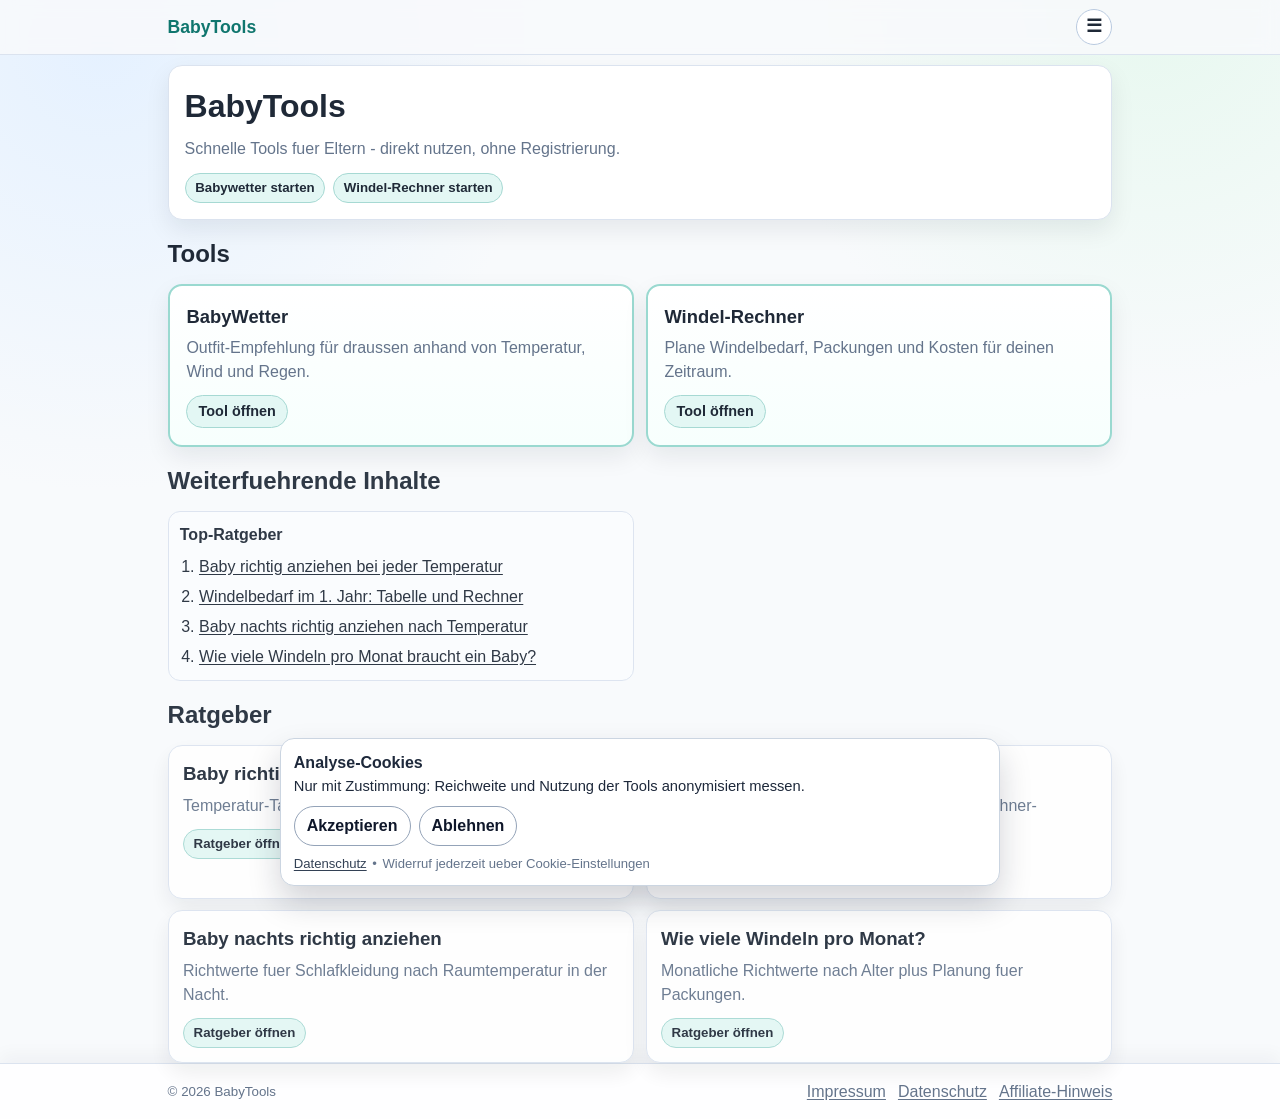
<file: index.html>
<!doctype html>
<html lang="de">
  <head>
    <meta charset="UTF-8" />
    <meta name="viewport" content="width=device-width, initial-scale=1.0" />
    <title>BabyTools: Tools & Ratgeber für Eltern</title>
    <meta
      name="description"
      content="BabyTools bietet praktische Tools und Ratgeber fuer Eltern: Babywetter, Windel-Rechner, Kleidung nach Temperatur und Windelbedarf im 1. Jahr."
    />
    <script src="./assets/js/analytics-consent.js"></script>
    <link rel="stylesheet" href="./assets/css/main.css" />
  </head>
  <body>
    <header class="site-header">
      <div class="container nav-wrap">
        <a class="brand" href="./index.html">BabyTools</a>
        <button class="menu-toggle" type="button" aria-label="Menue oeffnen" aria-expanded="false" aria-controls="site-menu" data-menu-toggle>☰</button>
        <nav id="site-menu" class="site-nav" aria-label="Hauptnavigation" data-site-menu>
          <section class="menu-section" aria-label="Tools">
            <a class="menu-main-link" data-nav="tools" href="./index.html#tools-heading">Tools</a>
            <div class="menu-links">
              <a href="./tools/babywetter/">BabyWetter</a>
              <a href="./tools/windelrechner/">Windel-Rechner</a>
            </div>
          </section>
          <section class="menu-section" aria-label="Ratgeber">
            <a class="menu-main-link" data-nav="ratgeber" href="./index.html#ratgeber-heading">Ratgeber</a>
            <div class="menu-links">
              <a href="./baby-richtig-anziehen-temperatur/">Baby richtig anziehen</a>
              <a href="./windelbedarf-baby/">Windelbedarf im 1. Jahr</a>
              <a href="./baby-anziehen-nachts-temperatur/">Baby nachts richtig anziehen</a>
              <a href="./windeln-pro-monat-baby/">Windeln pro Monat</a>
            </div>
          </section>
        </nav>
      </div>
    </header>

    <main class="container stack-lg">
      <section class="hero card">
        <h1>BabyTools</h1>
        <p>
          Schnelle Tools fuer Eltern - direkt nutzen, ohne Registrierung.
        </p>
        <div class="hero-quicklinks" aria-label="Schnellzugriff Tools">
          <a class="tool-cta" href="./tools/babywetter/">Babywetter starten</a>
          <a class="tool-cta" href="./tools/windelrechner/">Windel-Rechner starten</a>
        </div>
      </section>

      <section class="home-section stack-md" aria-labelledby="tools-heading">
        <div class="home-section-head">
          <h2 id="tools-heading">Tools</h2>
        </div>
        <div class="tool-grid tool-grid-primary">
          <a class="tool-card tool-card-primary" href="./tools/babywetter/">
            <h3>BabyWetter</h3>
            <p>Outfit-Empfehlung für draussen anhand von Temperatur, Wind und Regen.</p>
            <span class="tool-cta">Tool öffnen</span>
          </a>

          <a class="tool-card tool-card-primary" href="./tools/windelrechner/">
            <h3>Windel-Rechner</h3>
            <p>Plane Windelbedarf, Packungen und Kosten für deinen Zeitraum.</p>
            <span class="tool-cta">Tool öffnen</span>
          </a>
        </div>
      </section>

      <section class="home-section stack-md home-secondary" aria-labelledby="hub-heading">
        <div class="home-section-head">
          <h2 id="hub-heading">Weiterfuehrende Inhalte</h2>
        </div>
        <div class="hub-grid">
          <section class="hub-block" aria-labelledby="hub-ratgeber-heading">
            <h3 id="hub-ratgeber-heading">Top-Ratgeber</h3>
            <ol>
              <li><a href="./baby-richtig-anziehen-temperatur/">Baby richtig anziehen bei jeder Temperatur</a></li>
              <li><a href="./windelbedarf-baby/">Windelbedarf im 1. Jahr: Tabelle und Rechner</a></li>
              <li><a href="./baby-anziehen-nachts-temperatur/">Baby nachts richtig anziehen nach Temperatur</a></li>
              <li><a href="./windeln-pro-monat-baby/">Wie viele Windeln pro Monat braucht ein Baby?</a></li>
            </ol>
          </section>
        </div>
      </section>

      <section class="home-section stack-md home-secondary" aria-labelledby="ratgeber-heading">
        <div class="home-section-head">
          <h2 id="ratgeber-heading">Ratgeber</h2>
        </div>
        <div class="tool-grid">
          <a class="tool-card" href="./baby-richtig-anziehen-temperatur/">
            <h3>Baby richtig anziehen</h3>
            <p>Temperatur-Tabelle, Schichtenprinzip und Babywetter-Check.</p>
            <span class="tool-cta">Ratgeber öffnen</span>
          </a>
          <a class="tool-card" href="./windelbedarf-baby/">
            <h3>Windelbedarf im 1. Jahr</h3>
            <p>Richtwerte nach Alter mit Tabelle und Windelrechner-Einbettung.</p>
            <span class="tool-cta">Ratgeber öffnen</span>
          </a>
          <a class="tool-card" href="./baby-anziehen-nachts-temperatur/">
            <h3>Baby nachts richtig anziehen</h3>
            <p>Richtwerte fuer Schlafkleidung nach Raumtemperatur in der Nacht.</p>
            <span class="tool-cta">Ratgeber öffnen</span>
          </a>
          <a class="tool-card" href="./windeln-pro-monat-baby/">
            <h3>Wie viele Windeln pro Monat?</h3>
            <p>Monatliche Richtwerte nach Alter plus Planung fuer Packungen.</p>
            <span class="tool-cta">Ratgeber öffnen</span>
          </a>
        </div>
      </section>
    </main>

    <footer class="site-footer">
      <div class="container footer-line">
        <small>&copy; <span class="js-year"></span> BabyTools</small>
        <div class="footer-links" aria-label="Rechtliches">
          <a href="./impressum/">Impressum</a>
          <a href="./datenschutz/">Datenschutz</a>
          <a href="./datenschutz/#affiliate-werbung">Affiliate-Hinweis</a>
        </div>
      </div>
    </footer>

    <script src="./assets/js/main.js"></script>
  </body>
</html>
</file>
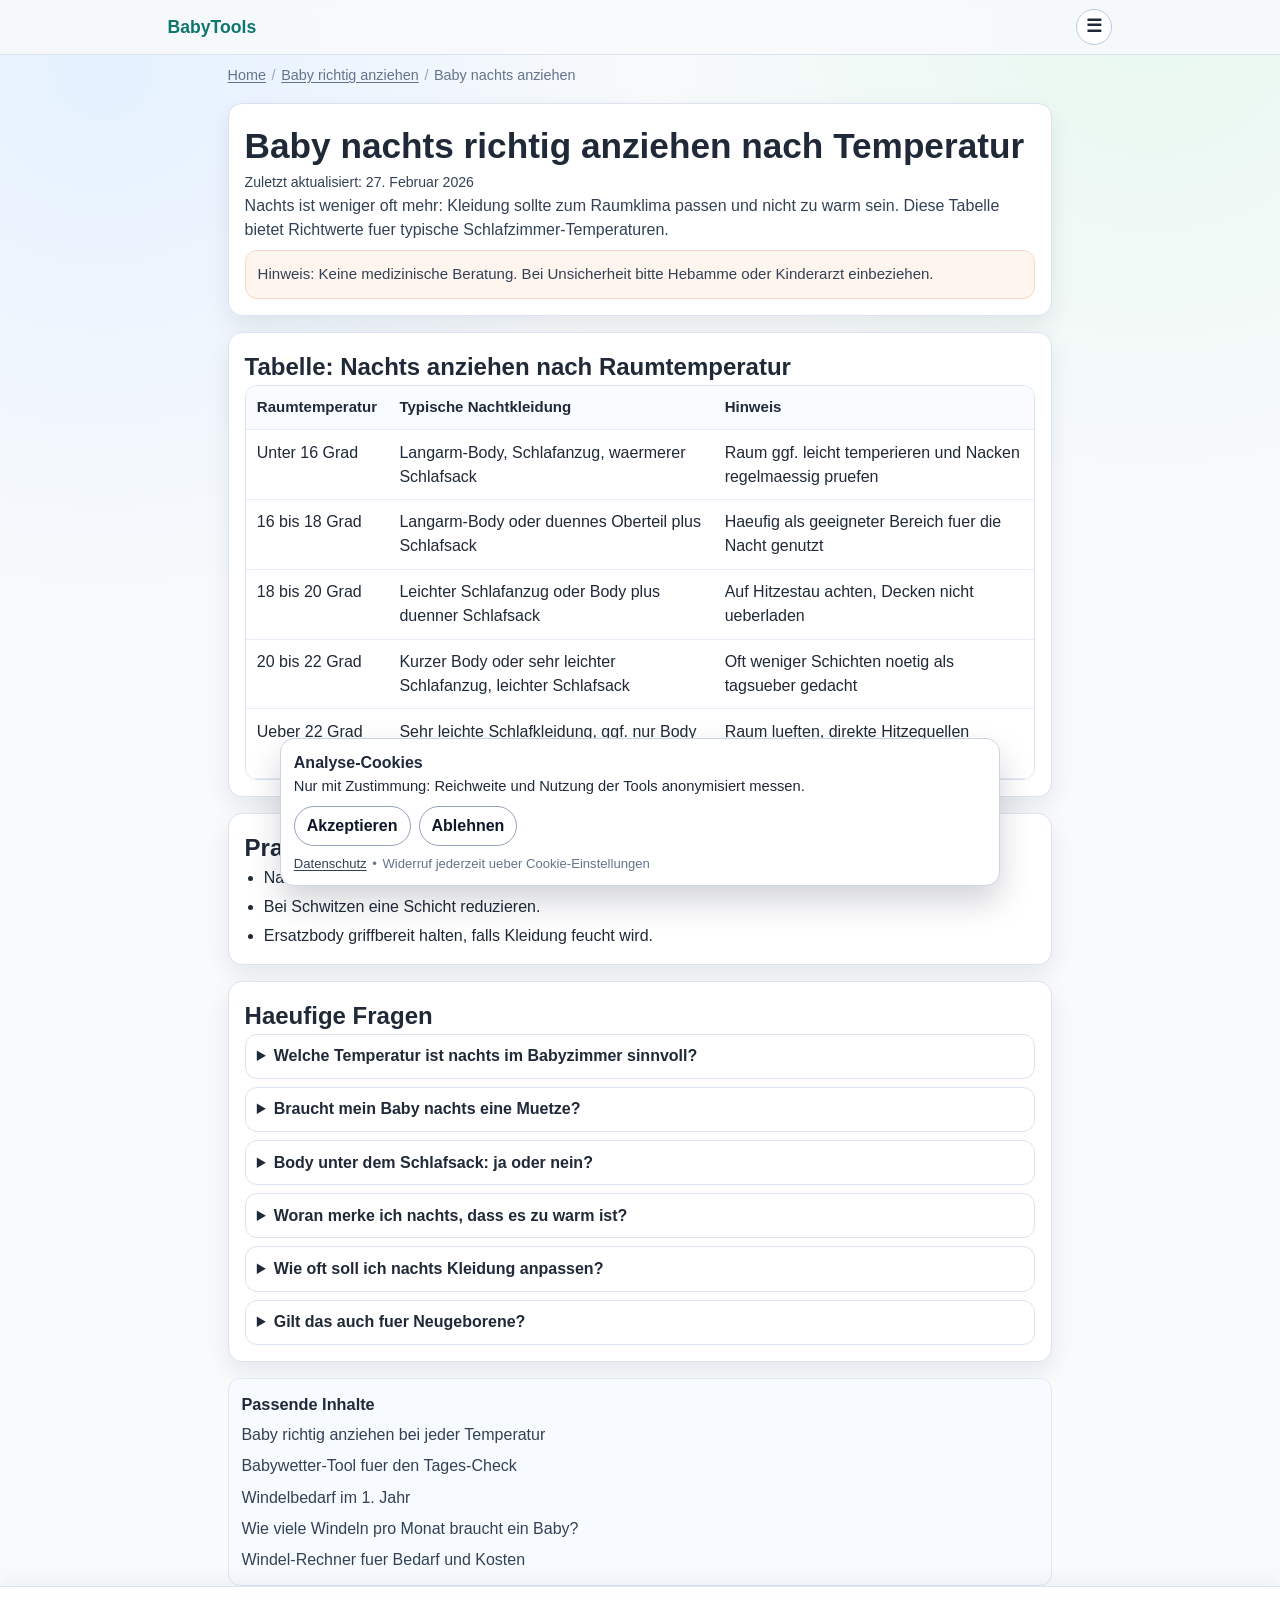
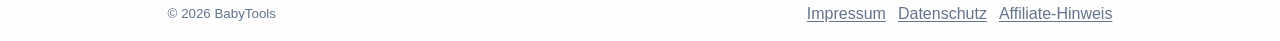
<file: baby-anziehen-nachts-temperatur/index.html>
<!doctype html>
<html lang="de">
  <head>
    <meta charset="UTF-8" />
    <meta name="viewport" content="width=device-width, initial-scale=1.0" />
    <title>Baby nachts richtig anziehen nach Temperatur &ndash; Tabelle fuer Schlaf und Raumklima</title>
    <meta
      name="description"
      content="Baby nachts richtig anziehen nach Temperatur: Tabelle fuer Raumklima, Schichten und Schlafsituation plus praktische Tipps."
    />
    <link rel="canonical" href="https://babytool.app/baby-anziehen-nachts-temperatur/" />
    <meta
      property="og:title"
      content="Baby nachts richtig anziehen nach Temperatur &ndash; Tabelle fuer Schlaf und Raumklima"
    />
    <meta
      property="og:description"
      content="Richtwerte fuer Kleidung in der Nacht: Temperatur-Tabelle, Schichten und Tipps zur sicheren Schlafumgebung."
    />
    <meta property="og:url" content="https://babytool.app/baby-anziehen-nachts-temperatur/" />
    <meta property="og:type" content="website" />
    <script src="../assets/js/analytics-consent.js"></script>
    <link rel="stylesheet" href="../assets/css/main.css" />
  </head>
  <body>
    <header class="site-header">
      <div class="container nav-wrap">
        <a class="brand" href="../index.html">BabyTools</a>
        <button class="menu-toggle" type="button" aria-label="Menue oeffnen" aria-expanded="false" aria-controls="site-menu" data-menu-toggle>☰</button>
        <nav id="site-menu" class="site-nav" aria-label="Hauptnavigation" data-site-menu>
          <section class="menu-section" aria-label="Tools">
            <a class="menu-main-link" data-nav="tools" href="../index.html#tools-heading">Tools</a>
            <div class="menu-links">
              <a href="../tools/babywetter/">BabyWetter</a>
              <a href="../tools/windelrechner/">Windel-Rechner</a>
            </div>
          </section>
          <section class="menu-section" aria-label="Ratgeber">
            <a class="menu-main-link" data-nav="ratgeber" href="../index.html#ratgeber-heading">Ratgeber</a>
            <div class="menu-links">
              <a href="../baby-richtig-anziehen-temperatur/">Baby richtig anziehen</a>
              <a href="../windelbedarf-baby/">Windelbedarf im 1. Jahr</a>
              <a href="../baby-anziehen-nachts-temperatur/">Baby nachts richtig anziehen</a>
              <a href="../windeln-pro-monat-baby/">Windeln pro Monat</a>
            </div>
          </section>
        </nav>
      </div>
    </header>

    <main class="container stack-lg content-page">
      <nav class="breadcrumbs" aria-label="Brotkrumen">
        <ol>
          <li><a href="../index.html">Home</a></li>
          <li><a href="../baby-richtig-anziehen-temperatur/">Baby richtig anziehen</a></li>
          <li><span aria-current="page">Baby nachts anziehen</span></li>
        </ol>
      </nav>

      <section class="card content-card">
        <h1>Baby nachts richtig anziehen nach Temperatur</h1>
        <p class="updated-note">Zuletzt aktualisiert: 27. Februar 2026</p>
        <div class="content-block">
          <p>
            Nachts ist weniger oft mehr: Kleidung sollte zum Raumklima passen und nicht zu warm sein.
            Diese Tabelle bietet Richtwerte fuer typische Schlafzimmer-Temperaturen.
          </p>
          <p class="content-disclaimer">
            Hinweis: Keine medizinische Beratung. Bei Unsicherheit bitte Hebamme oder Kinderarzt einbeziehen.
          </p>
        </div>
      </section>

      <section class="card content-card" aria-labelledby="nacht-tabelle-heading">
        <h2 id="nacht-tabelle-heading">Tabelle: Nachts anziehen nach Raumtemperatur</h2>
        <div class="content-block table-wrap">
          <table class="content-table">
            <thead>
              <tr>
                <th>Raumtemperatur</th>
                <th>Typische Nachtkleidung</th>
                <th>Hinweis</th>
              </tr>
            </thead>
            <tbody>
              <tr>
                <td>Unter 16 Grad</td>
                <td>Langarm-Body, Schlafanzug, waermerer Schlafsack</td>
                <td>Raum ggf. leicht temperieren und Nacken regelmaessig pruefen</td>
              </tr>
              <tr>
                <td>16 bis 18 Grad</td>
                <td>Langarm-Body oder duennes Oberteil plus Schlafsack</td>
                <td>Haeufig als geeigneter Bereich fuer die Nacht genutzt</td>
              </tr>
              <tr>
                <td>18 bis 20 Grad</td>
                <td>Leichter Schlafanzug oder Body plus duenner Schlafsack</td>
                <td>Auf Hitzestau achten, Decken nicht ueberladen</td>
              </tr>
              <tr>
                <td>20 bis 22 Grad</td>
                <td>Kurzer Body oder sehr leichter Schlafanzug, leichter Schlafsack</td>
                <td>Oft weniger Schichten noetig als tagsueber gedacht</td>
              </tr>
              <tr>
                <td>Ueber 22 Grad</td>
                <td>Sehr leichte Schlafkleidung, ggf. nur Body</td>
                <td>Raum lueften, direkte Hitzequellen vermeiden</td>
              </tr>
            </tbody>
          </table>
        </div>
      </section>

      <section class="card content-card">
        <h2>Praktische Nacht-Checks</h2>
        <div class="content-block">
          <ul>
            <li>Nacken-Check statt Haende/Fuesse als Hauptindikator nutzen.</li>
            <li>Bei Schwitzen eine Schicht reduzieren.</li>
            <li>Ersatzbody griffbereit halten, falls Kleidung feucht wird.</li>
          </ul>
        </div>
      </section>

      <section class="card content-card" aria-labelledby="faq-heading">
        <h2 id="faq-heading">Haeufige Fragen</h2>
        <div class="faq-list">
          <details>
            <summary>Welche Temperatur ist nachts im Babyzimmer sinnvoll?</summary>
            <p>Haeufig werden etwa 16 bis 20 Grad als Richtbereich genannt.</p>
          </details>
          <details>
            <summary>Braucht mein Baby nachts eine Muetze?</summary>
            <p>In Innenraeumen meist nicht. Wichtiger ist passende Kleidung zur Raumtemperatur.</p>
          </details>
          <details>
            <summary>Body unter dem Schlafsack: ja oder nein?</summary>
            <p>Meist ja, aber die Dicke haengt vom Raumklima und Schlafsack ab.</p>
          </details>
          <details>
            <summary>Woran merke ich nachts, dass es zu warm ist?</summary>
            <p>Schwitziger Nacken oder warme, feuchte Kleidung sind typische Hinweise.</p>
          </details>
          <details>
            <summary>Wie oft soll ich nachts Kleidung anpassen?</summary>
            <p>Bei stabiler Raumtemperatur oft selten. Bei Hitzewellen oder Kaelte haeufiger kontrollieren.</p>
          </details>
          <details>
            <summary>Gilt das auch fuer Neugeborene?</summary>
            <p>Ja, mit engerer Beobachtung und eher vorsichtiger Schichtung.</p>
          </details>
        </div>
      </section>

      <aside class="related-tools" aria-label="Weitere Inhalte">
        <h2>Passende Inhalte</h2>
        <p><a href="../baby-richtig-anziehen-temperatur/">Baby richtig anziehen bei jeder Temperatur</a></p>
        <p><a href="../tools/babywetter/">Babywetter-Tool fuer den Tages-Check</a></p>
        <p><a href="../windelbedarf-baby/">Windelbedarf im 1. Jahr</a></p>
        <p><a href="../windeln-pro-monat-baby/">Wie viele Windeln pro Monat braucht ein Baby?</a></p>
        <p><a href="../tools/windelrechner/">Windel-Rechner fuer Bedarf und Kosten</a></p>
      </aside>
    </main>

    <footer class="site-footer">
      <div class="container footer-line">
        <small>&copy; <span class="js-year"></span> BabyTools</small>
        <div class="footer-links" aria-label="Rechtliches">
          <a href="../impressum/">Impressum</a>
          <a href="../datenschutz/">Datenschutz</a>
          <a href="../datenschutz/#affiliate-werbung">Affiliate-Hinweis</a>
        </div>
      </div>
    </footer>

    <script src="../assets/js/main.js"></script>
    <script type="application/ld+json">
      {
        "@context": "https://schema.org",
        "@type": "BreadcrumbList",
        "itemListElement": [
          {
            "@type": "ListItem",
            "position": 1,
            "name": "Home",
            "item": "https://babytool.app/"
          },
          {
            "@type": "ListItem",
            "position": 2,
            "name": "Baby richtig anziehen",
            "item": "https://babytool.app/baby-richtig-anziehen-temperatur/"
          },
          {
            "@type": "ListItem",
            "position": 3,
            "name": "Baby nachts anziehen",
            "item": "https://babytool.app/baby-anziehen-nachts-temperatur/"
          }
        ]
      }
    </script>
    <script type="application/ld+json">
      {
        "@context": "https://schema.org",
        "@type": "FAQPage",
        "mainEntity": [
          {
            "@type": "Question",
            "name": "Welche Temperatur ist nachts im Babyzimmer sinnvoll?",
            "acceptedAnswer": {
              "@type": "Answer",
              "text": "Haeufig werden etwa 16 bis 20 Grad als Richtbereich genannt."
            }
          },
          {
            "@type": "Question",
            "name": "Braucht mein Baby nachts eine Muetze?",
            "acceptedAnswer": {
              "@type": "Answer",
              "text": "In Innenraeumen meist nicht. Wichtiger ist passende Kleidung zur Raumtemperatur."
            }
          },
          {
            "@type": "Question",
            "name": "Body unter dem Schlafsack: ja oder nein?",
            "acceptedAnswer": {
              "@type": "Answer",
              "text": "Meist ja, aber die Dicke haengt vom Raumklima und Schlafsack ab."
            }
          },
          {
            "@type": "Question",
            "name": "Woran merke ich nachts, dass es zu warm ist?",
            "acceptedAnswer": {
              "@type": "Answer",
              "text": "Schwitziger Nacken oder warme, feuchte Kleidung sind typische Hinweise."
            }
          },
          {
            "@type": "Question",
            "name": "Wie oft soll ich nachts Kleidung anpassen?",
            "acceptedAnswer": {
              "@type": "Answer",
              "text": "Bei stabiler Raumtemperatur oft selten. Bei Hitzewellen oder Kaelte haeufiger kontrollieren."
            }
          },
          {
            "@type": "Question",
            "name": "Gilt das auch fuer Neugeborene?",
            "acceptedAnswer": {
              "@type": "Answer",
              "text": "Ja, mit engerer Beobachtung und eher vorsichtiger Schichtung."
            }
          }
        ]
      }
    </script>
  </body>
</html>
</file>
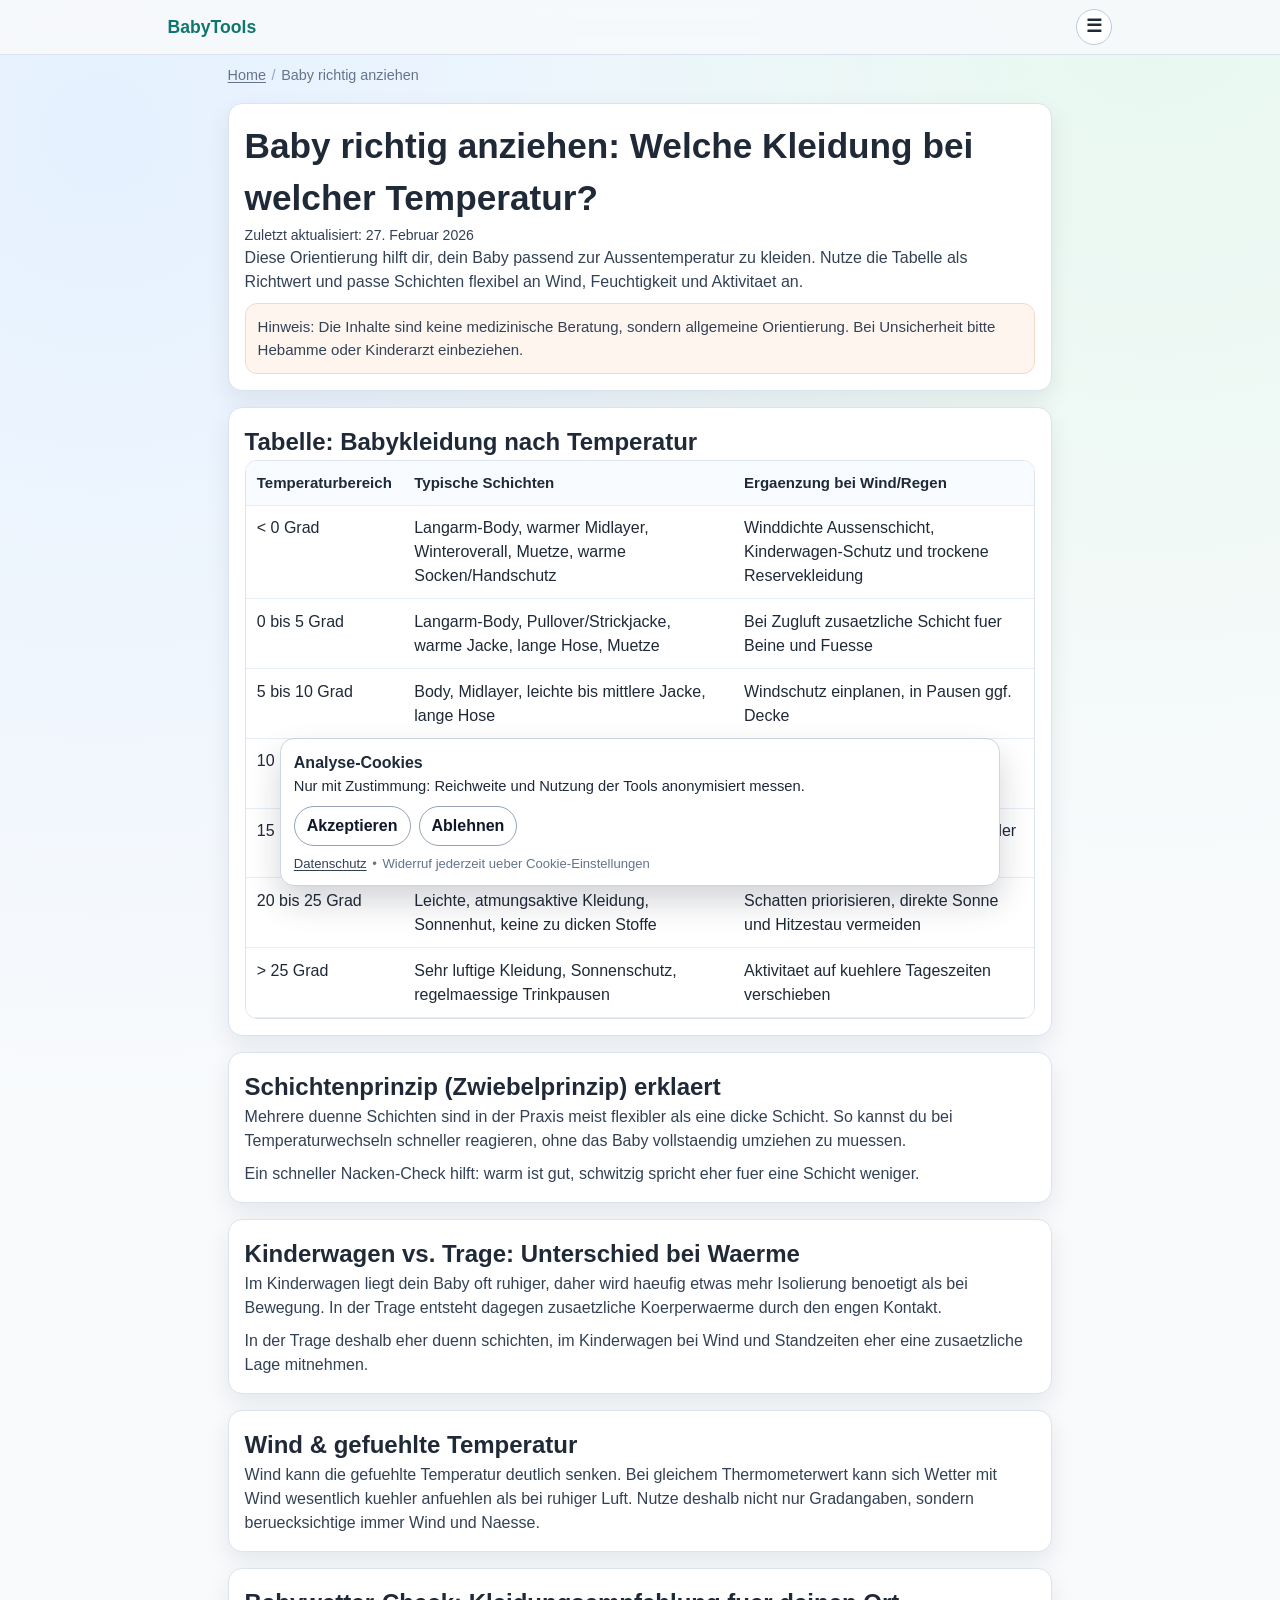
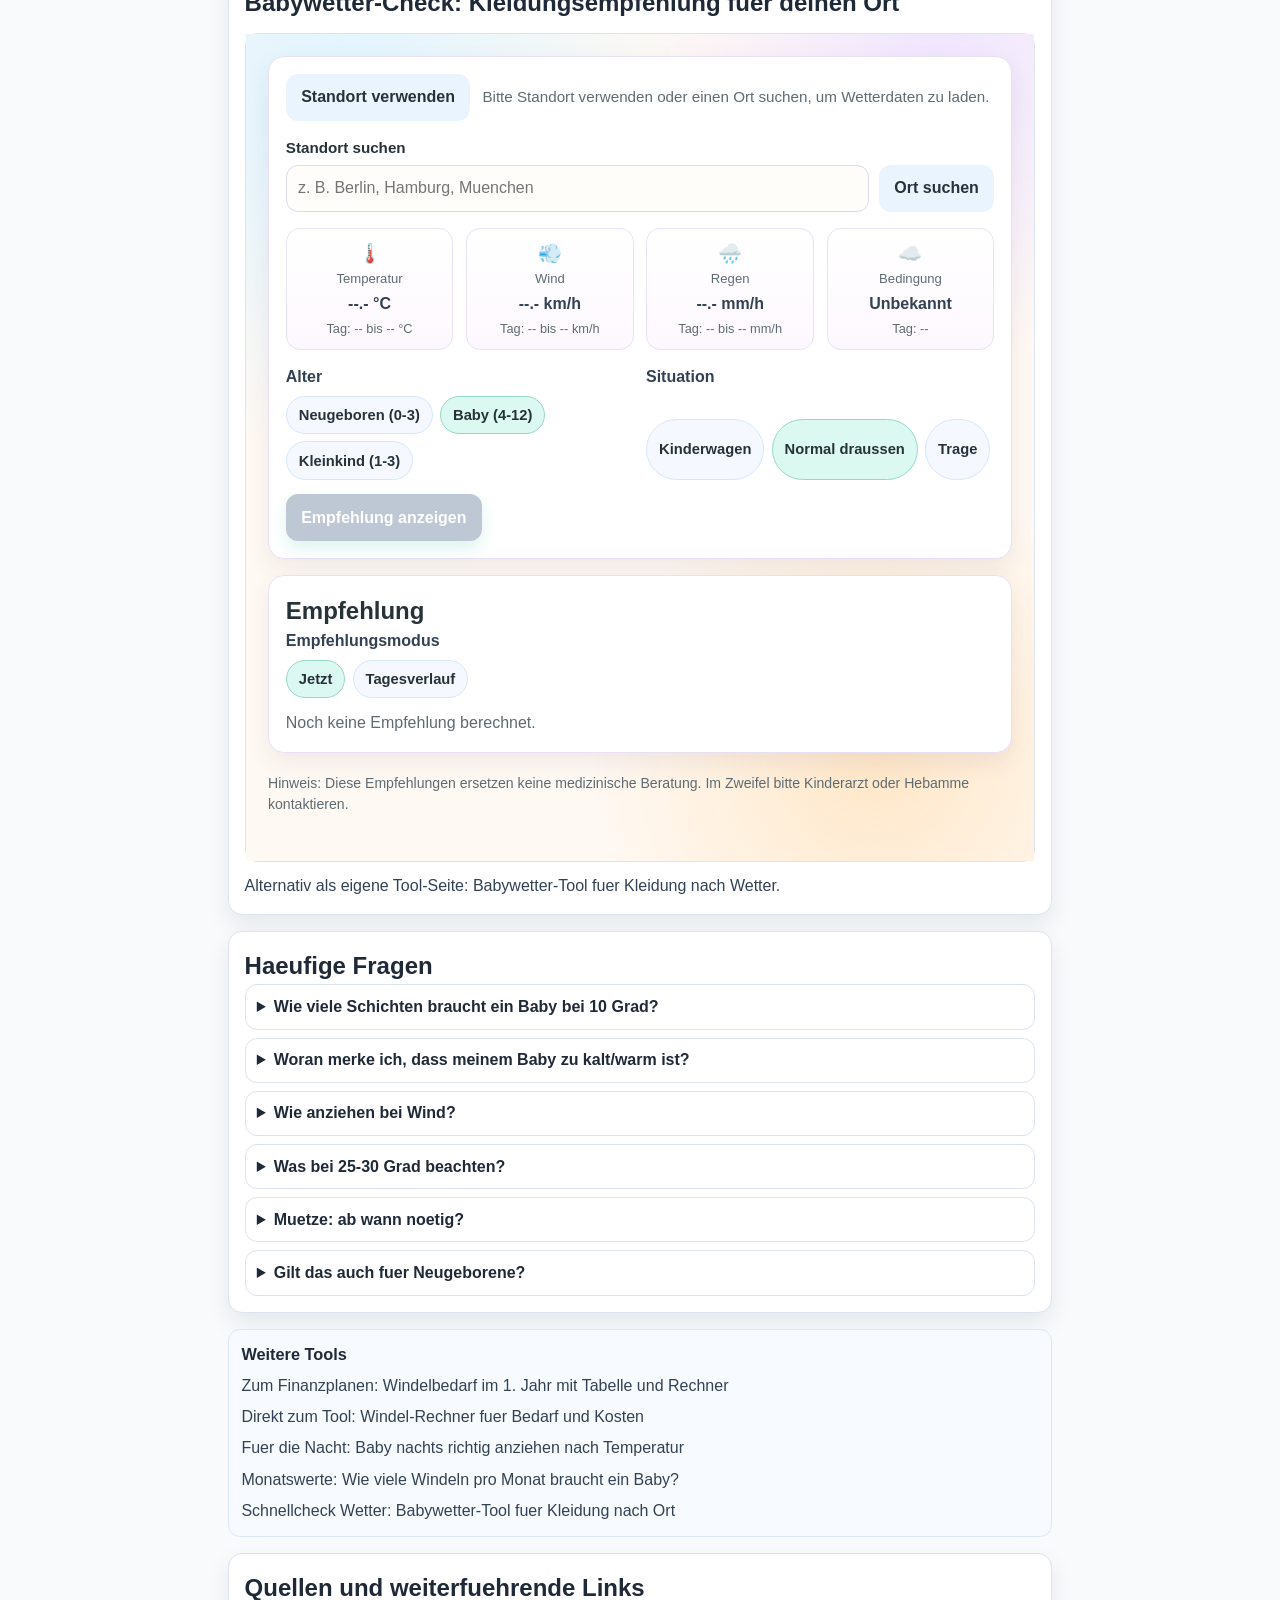
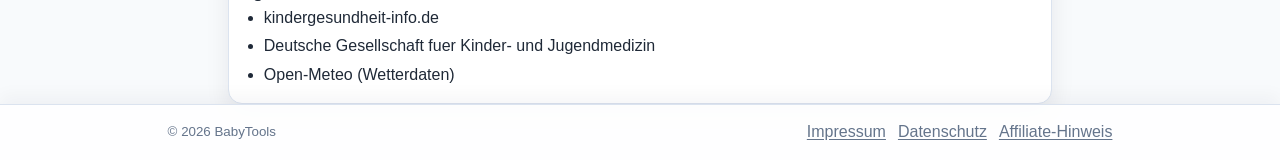
<file: baby-richtig-anziehen-temperatur/index.html>
<!doctype html>
<html lang="de">
  <head>
    <meta charset="UTF-8" />
    <meta name="viewport" content="width=device-width, initial-scale=1.0" />
    <title>Baby richtig anziehen bei jeder Temperatur &ndash; Tabelle &amp; Babywetter</title>
    <meta
      name="description"
      content="Baby richtig anziehen Temperatur: praktische Tabelle und Babywetter-Tool fuer passende Schichten bei Kaelte, Wind und Waerme."
    />
    <link rel="canonical" href="https://babytool.app/baby-richtig-anziehen-temperatur/" />
    <meta property="og:title" content="Baby richtig anziehen bei jeder Temperatur &ndash; Tabelle &amp; Babywetter" />
    <meta
      property="og:description"
      content="Baby richtig anziehen Temperatur: Tabelle plus Babywetter-Tool fuer schnelle Kleidungsempfehlungen nach Wetterlage."
    />
    <meta property="og:url" content="https://babytool.app/baby-richtig-anziehen-temperatur/" />
    <meta property="og:type" content="website" />
    <script src="../assets/js/analytics-consent.js"></script>
    <link rel="stylesheet" href="../assets/css/main.css" />
    <link rel="stylesheet" href="../tools/babywetter/babywetter.css" />
  </head>
  <body>
    <header class="site-header">
      <div class="container nav-wrap">
        <a class="brand" href="../index.html">BabyTools</a>
        <button class="menu-toggle" type="button" aria-label="Menue oeffnen" aria-expanded="false" aria-controls="site-menu" data-menu-toggle>☰</button>
        <nav id="site-menu" class="site-nav" aria-label="Hauptnavigation" data-site-menu>
          <section class="menu-section" aria-label="Tools">
            <a class="menu-main-link" data-nav="tools" href="../index.html#tools-heading">Tools</a>
            <div class="menu-links">
              <a href="../tools/babywetter/">BabyWetter</a>
              <a href="../tools/windelrechner/">Windel-Rechner</a>
            </div>
          </section>
          <section class="menu-section" aria-label="Ratgeber">
            <a class="menu-main-link" data-nav="ratgeber" href="../index.html#ratgeber-heading">Ratgeber</a>
            <div class="menu-links">
              <a href="../baby-richtig-anziehen-temperatur/">Baby richtig anziehen</a>
              <a href="../windelbedarf-baby/">Windelbedarf im 1. Jahr</a>
              <a href="../baby-anziehen-nachts-temperatur/">Baby nachts richtig anziehen</a>
              <a href="../windeln-pro-monat-baby/">Windeln pro Monat</a>
            </div>
          </section>
        </nav>
      </div>
    </header>

    <main class="container stack-lg content-page">
      <nav class="breadcrumbs" aria-label="Brotkrumen">
        <ol>
          <li><a href="../index.html">Home</a></li>
          <li><span aria-current="page">Baby richtig anziehen</span></li>
        </ol>
      </nav>

      <section class="card content-card">
        <h1>Baby richtig anziehen: Welche Kleidung bei welcher Temperatur?</h1>
        <p class="updated-note">Zuletzt aktualisiert: 27. Februar 2026</p>
        <div class="content-block">
          <p>
            Diese Orientierung hilft dir, dein Baby passend zur Aussentemperatur zu kleiden.
            Nutze die Tabelle als Richtwert und passe Schichten flexibel an Wind,
            Feuchtigkeit und Aktivitaet an.
          </p>
          <p class="content-disclaimer">
            Hinweis: Die Inhalte sind keine medizinische Beratung, sondern allgemeine Orientierung.
            Bei Unsicherheit bitte Hebamme oder Kinderarzt einbeziehen.
          </p>
        </div>
      </section>

      <section class="card content-card" aria-labelledby="temp-tabelle-heading">
        <h2 id="temp-tabelle-heading">Tabelle: Babykleidung nach Temperatur</h2>
        <div class="content-block table-wrap">
          <table class="content-table">
            <thead>
              <tr>
                <th>Temperaturbereich</th>
                <th>Typische Schichten</th>
                <th>Ergaenzung bei Wind/Regen</th>
              </tr>
            </thead>
            <tbody>
              <tr>
                <td>&lt; 0 Grad</td>
                <td>Langarm-Body, warmer Midlayer, Winteroverall, Muetze, warme Socken/Handschutz</td>
                <td>Winddichte Aussenschicht, Kinderwagen-Schutz und trockene Reservekleidung</td>
              </tr>
              <tr>
                <td>0 bis 5 Grad</td>
                <td>Langarm-Body, Pullover/Strickjacke, warme Jacke, lange Hose, Muetze</td>
                <td>Bei Zugluft zusaetzliche Schicht fuer Beine und Fuesse</td>
              </tr>
              <tr>
                <td>5 bis 10 Grad</td>
                <td>Body, Midlayer, leichte bis mittlere Jacke, lange Hose</td>
                <td>Windschutz einplanen, in Pausen ggf. Decke</td>
              </tr>
              <tr>
                <td>10 bis 15 Grad</td>
                <td>Body oder duennes Shirt, leichter Midlayer, lange Hose</td>
                <td>Bei Wind leichte Jacke, bei Feuchte zusaetzliche trockene Lage</td>
              </tr>
              <tr>
                <td>15 bis 20 Grad</td>
                <td>Kurz- oder Langarm-Body, leichte Hose, optional duenne Zusatzschicht</td>
                <td>Winddichte Schicht fuer Schatten oder laengere Ruhephasen</td>
              </tr>
              <tr>
                <td>20 bis 25 Grad</td>
                <td>Leichte, atmungsaktive Kleidung, Sonnenhut, keine zu dicken Stoffe</td>
                <td>Schatten priorisieren, direkte Sonne und Hitzestau vermeiden</td>
              </tr>
              <tr>
                <td>&gt; 25 Grad</td>
                <td>Sehr luftige Kleidung, Sonnenschutz, regelmaessige Trinkpausen</td>
                <td>Aktivitaet auf kuehlere Tageszeiten verschieben</td>
              </tr>
            </tbody>
          </table>
        </div>
      </section>

      <section class="card content-card">
        <h2>Schichtenprinzip (Zwiebelprinzip) erklaert</h2>
        <div class="content-block">
          <p>
            Mehrere duenne Schichten sind in der Praxis meist flexibler als eine dicke Schicht.
            So kannst du bei Temperaturwechseln schneller reagieren, ohne das Baby vollstaendig
            umziehen zu muessen.
          </p>
          <p>
            Ein schneller Nacken-Check hilft: warm ist gut, schwitzig spricht eher fuer eine
            Schicht weniger.
          </p>
        </div>
      </section>

      <section class="card content-card">
        <h2>Kinderwagen vs. Trage: Unterschied bei Waerme</h2>
        <div class="content-block">
          <p>
            Im Kinderwagen liegt dein Baby oft ruhiger, daher wird haeufig etwas mehr Isolierung
            benoetigt als bei Bewegung. In der Trage entsteht dagegen zusaetzliche Koerperwaerme
            durch den engen Kontakt.
          </p>
          <p>
            In der Trage deshalb eher duenn schichten, im Kinderwagen bei Wind und Standzeiten
            eher eine zusaetzliche Lage mitnehmen.
          </p>
        </div>
      </section>

      <section class="card content-card">
        <h2>Wind & gefuehlte Temperatur</h2>
        <div class="content-block">
          <p>
            Wind kann die gefuehlte Temperatur deutlich senken. Bei gleichem Thermometerwert kann
            sich Wetter mit Wind wesentlich kuehler anfuehlen als bei ruhiger Luft. Nutze deshalb
            nicht nur Gradangaben, sondern beruecksichtige immer Wind und Naesse.
          </p>
        </div>
      </section>

      <section class="card content-card tool-embed" aria-labelledby="babywetter-cta-heading">
        <h2 id="babywetter-cta-heading">Babywetter-Check: Kleidungsempfehlung fuer deinen Ort</h2>
        <div id="babywetter-tool-host" class="embed-host" role="region" aria-label="Babywetter Tool"></div>
        <p>
          Alternativ als eigene Tool-Seite: <a href="../tools/babywetter/">Babywetter-Tool fuer Kleidung nach Wetter</a>.
        </p>
      </section>

      <section class="card content-card" aria-labelledby="faq-heading">
        <h2 id="faq-heading">Haeufige Fragen</h2>
        <div class="faq-list">
          <details>
            <summary>Wie viele Schichten braucht ein Baby bei 10 Grad?</summary>
            <p>Haefig sind zwei bis drei Schichten sinnvoll, plus winddichte Lage bei Zugluft.</p>
          </details>
          <details>
            <summary>Woran merke ich, dass meinem Baby zu kalt/warm ist?</summary>
            <p>Der Nacken-Check hilft: kalt oder schwitzig spricht fuer Anpassung der Schichten.</p>
          </details>
          <details>
            <summary>Wie anziehen bei Wind?</summary>
            <p>Eine winddichte Aussenschicht und Schutz fuer Kopf sowie Fuesse sind meist hilfreich.</p>
          </details>
          <details>
            <summary>Was bei 25-30 Grad beachten?</summary>
            <p>Leichte Kleidung, Schatten, Trinkpausen und moeglichst kein Hitzestau im Kinderwagen.</p>
          </details>
          <details>
            <summary>Muetze: ab wann noetig?</summary>
            <p>Bei Kaelte und Wind oft sinnvoll; bei Hitze eher leichter Sonnenschutz statt waermer Muetze.</p>
          </details>
          <details>
            <summary>Gilt das auch fuer Neugeborene?</summary>
            <p>Ja, aber bei Neugeborenen vorsichtiger schichten und Temperatur haeufiger kontrollieren.</p>
          </details>
        </div>
      </section>

      <aside class="related-tools" aria-label="Weitere Tools">
        <h2>Weitere Tools</h2>
        <p>
          Zum Finanzplanen: <a href="../windelbedarf-baby/">Windelbedarf im 1. Jahr mit Tabelle und Rechner</a>
        </p>
        <p>
          Direkt zum Tool: <a href="../tools/windelrechner/">Windel-Rechner fuer Bedarf und Kosten</a>
        </p>
        <p>
          Fuer die Nacht: <a href="../baby-anziehen-nachts-temperatur/">Baby nachts richtig anziehen nach Temperatur</a>
        </p>
        <p>
          Monatswerte: <a href="../windeln-pro-monat-baby/">Wie viele Windeln pro Monat braucht ein Baby?</a>
        </p>
        <p>
          Schnellcheck Wetter: <a href="../tools/babywetter/">Babywetter-Tool fuer Kleidung nach Ort</a>
        </p>
      </aside>

      <section class="card content-card" aria-labelledby="sources-heading">
        <h2 id="sources-heading">Quellen und weiterfuehrende Links</h2>
        <ul class="sources-list">
          <li><a href="https://www.kindergesundheit-info.de" target="_blank" rel="noopener noreferrer">kindergesundheit-info.de</a></li>
          <li><a href="https://www.dgkj.de" target="_blank" rel="noopener noreferrer">Deutsche Gesellschaft fuer Kinder- und Jugendmedizin</a></li>
          <li><a href="https://www.open-meteo.com" target="_blank" rel="noopener noreferrer">Open-Meteo (Wetterdaten)</a></li>
        </ul>
      </section>
    </main>

    <footer class="site-footer">
      <div class="container footer-line">
        <small>&copy; <span class="js-year"></span> BabyTools</small>
        <div class="footer-links" aria-label="Rechtliches">
          <a href="../impressum/">Impressum</a>
          <a href="../datenschutz/">Datenschutz</a>
          <a href="../datenschutz/#affiliate-werbung">Affiliate-Hinweis</a>
        </div>
      </div>
    </footer>

    <script src="../assets/js/main.js"></script>
    <script>
      (function () {
        var host = document.getElementById('babywetter-tool-host');
        if (!host) return;

        fetch('../components/babywetter-tool.html')
          .then(function (res) {
            if (!res.ok) throw new Error('Tool-Komponente konnte nicht geladen werden.');
            return res.text();
          })
          .then(function (html) {
            host.innerHTML = html;
            var script = document.createElement('script');
            script.src = '../tools/babywetter/babywetter.js';
            document.body.appendChild(script);
          })
          .catch(function () {
            host.innerHTML = '<p class="status is-error">Tool konnte nicht geladen werden. Bitte nutze die <a href="../tools/babywetter/">separate Babywetter-Seite</a>.</p>';
          });
      })();
    </script>
    <script type="application/ld+json">
      {
        "@context": "https://schema.org",
        "@type": "BreadcrumbList",
        "itemListElement": [
          {
            "@type": "ListItem",
            "position": 1,
            "name": "Home",
            "item": "https://babytool.app/"
          },
          {
            "@type": "ListItem",
            "position": 2,
            "name": "Baby richtig anziehen",
            "item": "https://babytool.app/baby-richtig-anziehen-temperatur/"
          }
        ]
      }
    </script>
    <script type="application/ld+json">
      {
        "@context": "https://schema.org",
        "@type": "FAQPage",
        "mainEntity": [
          {
            "@type": "Question",
            "name": "Wie viele Schichten braucht ein Baby bei 10 Grad?",
            "acceptedAnswer": {
              "@type": "Answer",
              "text": "Haeufig sind zwei bis drei Schichten sinnvoll. Bei Wind kann eine winddichte Lage dazu kommen."
            }
          },
          {
            "@type": "Question",
            "name": "Woran merke ich, dass meinem Baby zu kalt/warm ist?",
            "acceptedAnswer": {
              "@type": "Answer",
              "text": "Pruefe den Nacken: zu kalt oder schwitzig deutet auf unpassende Kleidung hin. Schichten dann anpassen."
            }
          },
          {
            "@type": "Question",
            "name": "Wie anziehen bei Wind?",
            "acceptedAnswer": {
              "@type": "Answer",
              "text": "Bei Wind ist eine winddichte Aussenschicht oft sinnvoll. Kopf und Fuesse sollten geschuetzt sein."
            }
          },
          {
            "@type": "Question",
            "name": "Was bei 25-30 Grad beachten?",
            "acceptedAnswer": {
              "@type": "Answer",
              "text": "Leichte Kleidung, Schatten und Trinkpausen sind wichtig. Hitzestau im Kinderwagen sollte vermieden werden."
            }
          },
          {
            "@type": "Question",
            "name": "Muetze: ab wann noetig?",
            "acceptedAnswer": {
              "@type": "Answer",
              "text": "Bei Kaelte und Wind wird haeufig eine Muetze genutzt. Bei starker Waerme eher leichter Sonnenschutz."
            }
          },
          {
            "@type": "Question",
            "name": "Gilt das auch fuer Neugeborene?",
            "acceptedAnswer": {
              "@type": "Answer",
              "text": "Die Grundregeln gelten auch fuer Neugeborene. Temperatur sollte jedoch enger kontrolliert werden."
            }
          }
        ]
      }
    </script>
  </body>
</html>
</file>
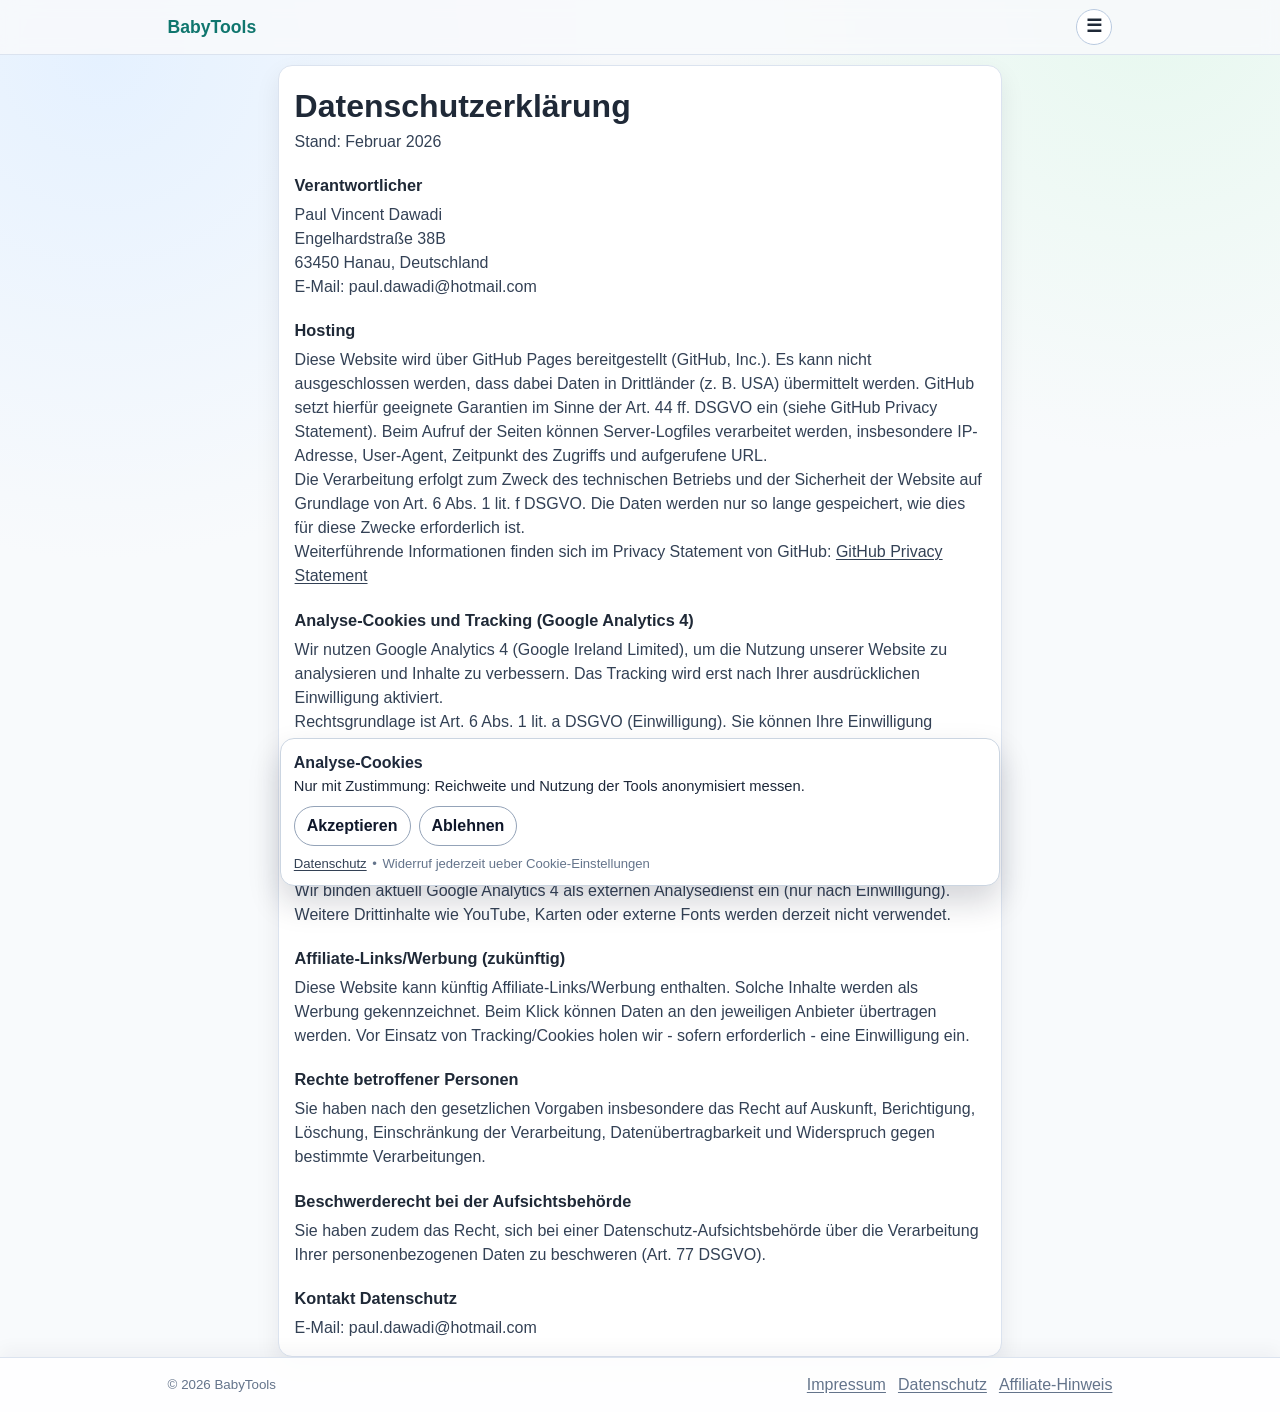
<file: datenschutz/index.html>
<!doctype html>
<html lang="de">
  <head>
    <meta charset="utf-8" />
    <meta name="robots" content="noindex,follow" />
    <meta name="viewport" content="width=device-width, initial-scale=1.0" />
    <title>Datenschutz - BabyTools</title>
    <link rel="canonical" href="https://babytool.app/datenschutz/" />
    <meta
      name="description"
      content="Datenschutzerklärung von BabyTools mit Informationen zu Hosting, Google Analytics 4 (nach Einwilligung) und Betroffenenrechten."
    />
    <script src="../assets/js/analytics-consent.js"></script>
    <link rel="stylesheet" href="../assets/css/main.css" />
  </head>
  <body>
    <header class="site-header">
      <div class="container nav-wrap">
        <a class="brand" href="../index.html">BabyTools</a>
        <button class="menu-toggle" type="button" aria-label="Menue oeffnen" aria-expanded="false" aria-controls="site-menu" data-menu-toggle>☰</button>
        <nav id="site-menu" class="site-nav" aria-label="Hauptnavigation" data-site-menu>
          <section class="menu-section" aria-label="Tools">
            <a class="menu-main-link" data-nav="tools" href="../index.html#tools-heading">Tools</a>
            <div class="menu-links">
              <a href="../tools/babywetter/">BabyWetter</a>
              <a href="../tools/windelrechner/">Windel-Rechner</a>
            </div>
          </section>
          <section class="menu-section" aria-label="Ratgeber">
            <a class="menu-main-link" data-nav="ratgeber" href="../index.html#ratgeber-heading">Ratgeber</a>
            <div class="menu-links">
              <a href="../baby-richtig-anziehen-temperatur/">Baby richtig anziehen</a>
              <a href="../windelbedarf-baby/">Windelbedarf im 1. Jahr</a>
              <a href="../baby-anziehen-nachts-temperatur/">Baby nachts richtig anziehen</a>
              <a href="../windeln-pro-monat-baby/">Windeln pro Monat</a>
            </div>
          </section>
        </nav>
      </div>
    </header>

    <main class="container stack-lg legal-page">
      <section class="card legal-card">
        <h1>Datenschutzerklärung</h1>
        <p>Stand: Februar 2026</p>

        <h2>Verantwortlicher</h2>
        <p>
          Paul Vincent Dawadi<br />
          Engelhardstraße 38B<br />
          63450 Hanau, Deutschland<br />
          E-Mail: paul.dawadi@hotmail.com
        </p>

        <h2>Hosting</h2>
        <p>
          Diese Website wird über GitHub Pages bereitgestellt (GitHub, Inc.). Es kann
          nicht ausgeschlossen werden, dass dabei Daten in Drittländer (z. B. USA)
          übermittelt werden. GitHub setzt hierfür geeignete Garantien im Sinne der
          Art. 44 ff. DSGVO ein (siehe GitHub Privacy Statement). Beim Aufruf der
          Seiten können Server-Logfiles verarbeitet werden, insbesondere
          IP-Adresse, User-Agent, Zeitpunkt des Zugriffs und aufgerufene URL.
        </p>
        <p>
          Die Verarbeitung erfolgt zum Zweck des technischen Betriebs und der
          Sicherheit der Website auf Grundlage von Art. 6 Abs. 1 lit. f DSGVO.
          Die Daten werden nur so lange gespeichert, wie dies für diese Zwecke
          erforderlich ist.
        </p>
        <p>
          Weiterführende Informationen finden sich im Privacy Statement von GitHub:
          <a href="https://docs.github.com/en/site-policy/privacy-policies/github-general-privacy-statement" rel="noopener noreferrer" target="_blank">
            GitHub Privacy Statement
          </a>
        </p>

        <h2>Analyse-Cookies und Tracking (Google Analytics 4)</h2>
        <p>
          Wir nutzen Google Analytics 4 (Google Ireland Limited), um die Nutzung
          unserer Website zu analysieren und Inhalte zu verbessern. Das Tracking
          wird erst nach Ihrer ausdrücklichen Einwilligung aktiviert.
        </p>
        <p>
          Rechtsgrundlage ist Art. 6 Abs. 1 lit. a DSGVO (Einwilligung).
          Sie können Ihre Einwilligung jederzeit über den Button
          "Cookie-Einstellungen" widerrufen oder ändern.
        </p>
        <p>
          Dabei können personenbezogene Daten (z. B. gekürzte IP-Adresse,
          Nutzungsdaten, Geräteinformationen) verarbeitet und in Drittländer
          übermittelt werden. Weitere Informationen:
          <a href="https://support.google.com/analytics/answer/12017362" rel="noopener noreferrer" target="_blank">
            Google Analytics Privacy
          </a>
        </p>

        <h2>Einbindungen von Drittinhalten</h2>
        <p>
          Wir binden aktuell Google Analytics 4 als externen Analysedienst ein
          (nur nach Einwilligung). Weitere Drittinhalte wie YouTube, Karten oder
          externe Fonts werden derzeit nicht verwendet.
        </p>

        <h2 id="affiliate-werbung">Affiliate-Links/Werbung (zukünftig)</h2>
        <p>
          Diese Website kann künftig Affiliate-Links/Werbung enthalten. Solche
          Inhalte werden als Werbung gekennzeichnet. Beim Klick können Daten an
          den jeweiligen Anbieter übertragen werden. Vor Einsatz von
          Tracking/Cookies holen wir - sofern erforderlich - eine Einwilligung ein.
        </p>

        <h2>Rechte betroffener Personen</h2>
        <p>
          Sie haben nach den gesetzlichen Vorgaben insbesondere das Recht auf
          Auskunft, Berichtigung, Löschung, Einschränkung der Verarbeitung,
          Datenübertragbarkeit und Widerspruch gegen bestimmte Verarbeitungen.
        </p>

        <h2>Beschwerderecht bei der Aufsichtsbehörde</h2>
        <p>
          Sie haben zudem das Recht, sich bei einer Datenschutz-Aufsichtsbehörde
          über die Verarbeitung Ihrer personenbezogenen Daten zu beschweren
          (Art. 77 DSGVO).
        </p>

        <h2>Kontakt Datenschutz</h2>
        <p>E-Mail: paul.dawadi@hotmail.com</p>

      </section>
    </main>

    <footer class="site-footer">
      <div class="container footer-line">
        <small>&copy; <span class="js-year"></span> BabyTools</small>
        <div class="footer-links" aria-label="Rechtliches">
          <a href="../impressum/">Impressum</a>
          <a href="../datenschutz/">Datenschutz</a>
          <a href="#affiliate-werbung">Affiliate-Hinweis</a>
        </div>
      </div>
    </footer>

    <script src="../assets/js/main.js"></script>
  </body>
</html>
</file>
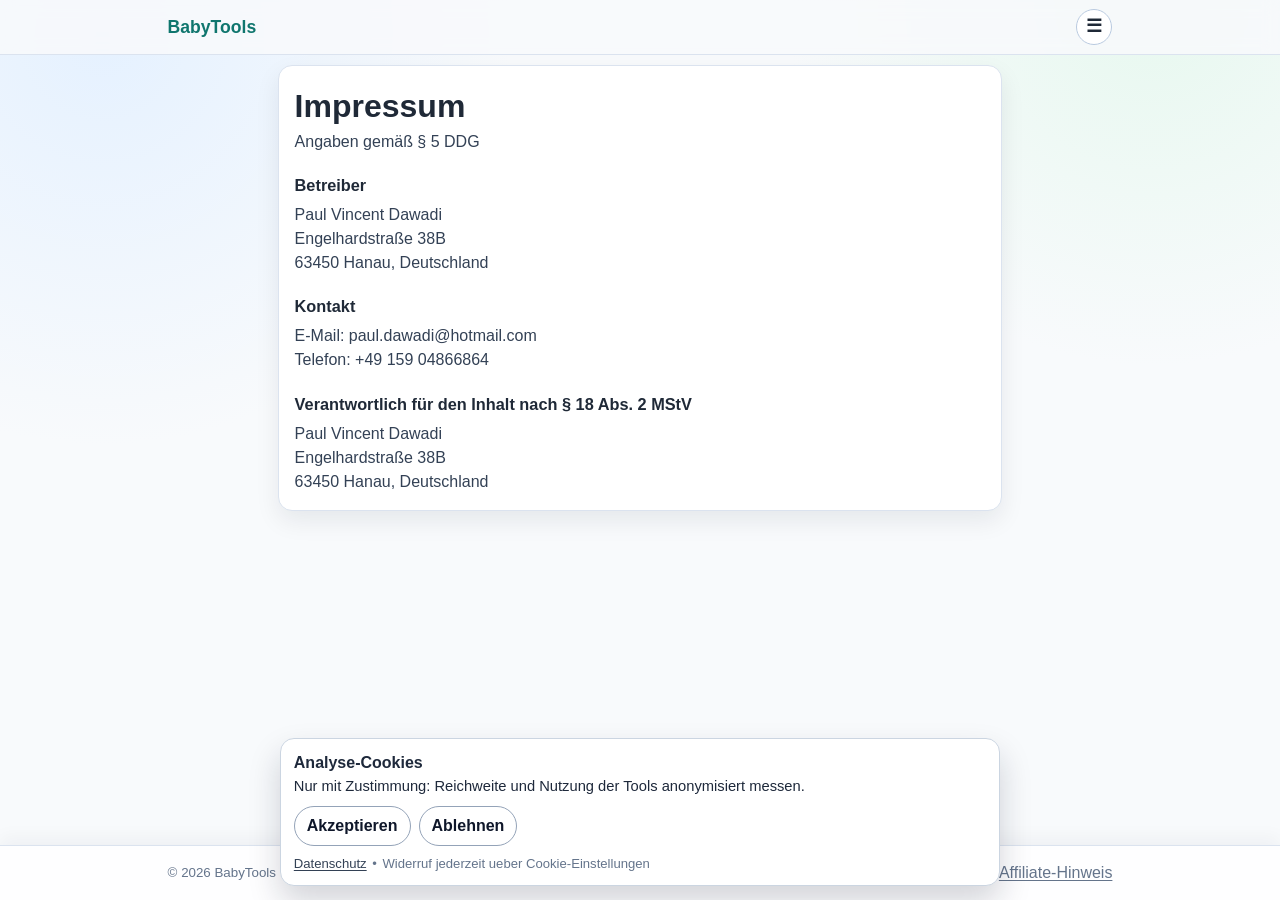
<file: impressum/index.html>
<!doctype html>
<html lang="de">
  <head>
    <meta charset="UTF-8" />
    <meta name="robots" content="noindex,follow" />
    <meta name="viewport" content="width=device-width, initial-scale=1.0" />
    <title>Impressum - BabyTools</title>
    <link rel="canonical" href="https://babytool.app/impressum/" />
    <meta
      name="description"
      content="Impressum von BabyTools gemäß den gesetzlichen Vorgaben in Deutschland."
    />
    <script src="../assets/js/analytics-consent.js"></script>
    <link rel="stylesheet" href="../assets/css/main.css" />
  </head>
  <body>
    <header class="site-header">
      <div class="container nav-wrap">
        <a class="brand" href="../index.html">BabyTools</a>
        <button class="menu-toggle" type="button" aria-label="Menue oeffnen" aria-expanded="false" aria-controls="site-menu" data-menu-toggle>☰</button>
        <nav id="site-menu" class="site-nav" aria-label="Hauptnavigation" data-site-menu>
          <section class="menu-section" aria-label="Tools">
            <a class="menu-main-link" data-nav="tools" href="../index.html#tools-heading">Tools</a>
            <div class="menu-links">
              <a href="../tools/babywetter/">BabyWetter</a>
              <a href="../tools/windelrechner/">Windel-Rechner</a>
            </div>
          </section>
          <section class="menu-section" aria-label="Ratgeber">
            <a class="menu-main-link" data-nav="ratgeber" href="../index.html#ratgeber-heading">Ratgeber</a>
            <div class="menu-links">
              <a href="../baby-richtig-anziehen-temperatur/">Baby richtig anziehen</a>
              <a href="../windelbedarf-baby/">Windelbedarf im 1. Jahr</a>
              <a href="../baby-anziehen-nachts-temperatur/">Baby nachts richtig anziehen</a>
              <a href="../windeln-pro-monat-baby/">Windeln pro Monat</a>
            </div>
          </section>
        </nav>
      </div>
    </header>

    <main class="container stack-lg legal-page">
      <section class="card legal-card">
        <h1>Impressum</h1>
        <p>Angaben gemäß § 5 DDG</p>

        <h2>Betreiber</h2>
        <p>
          Paul Vincent Dawadi<br />
          Engelhardstraße 38B<br />
          63450 Hanau, Deutschland<br />
        </p>

        <h2>Kontakt</h2>
        <p>
          E-Mail: paul.dawadi@hotmail.com<br />
          Telefon: +49 159 04866864
        </p>

        <h2>Verantwortlich für den Inhalt nach § 18 Abs. 2 MStV</h2>
        <p>
          Paul Vincent Dawadi<br />
          Engelhardstraße 38B<br />
          63450 Hanau, Deutschland<br />
        </p>

        <!-- Optional nur einblenden, wenn zutreffend:
        <h2>Umsatzsteuer</h2>
        <p>Keine Umsatzsteuer-ID vorhanden.</p>
        -->
      </section>
    </main>

    <footer class="site-footer">
      <div class="container footer-line">
        <small>&copy; <span class="js-year"></span> BabyTools</small>
        <div class="footer-links" aria-label="Rechtliches">
          <a href="../impressum/">Impressum</a>
          <a href="../datenschutz/">Datenschutz</a>
          <a href="../datenschutz/#affiliate-werbung">Affiliate-Hinweis</a>
        </div>
      </div>
    </footer>

    <script src="../assets/js/main.js"></script>
  </body>
</html>
</file>
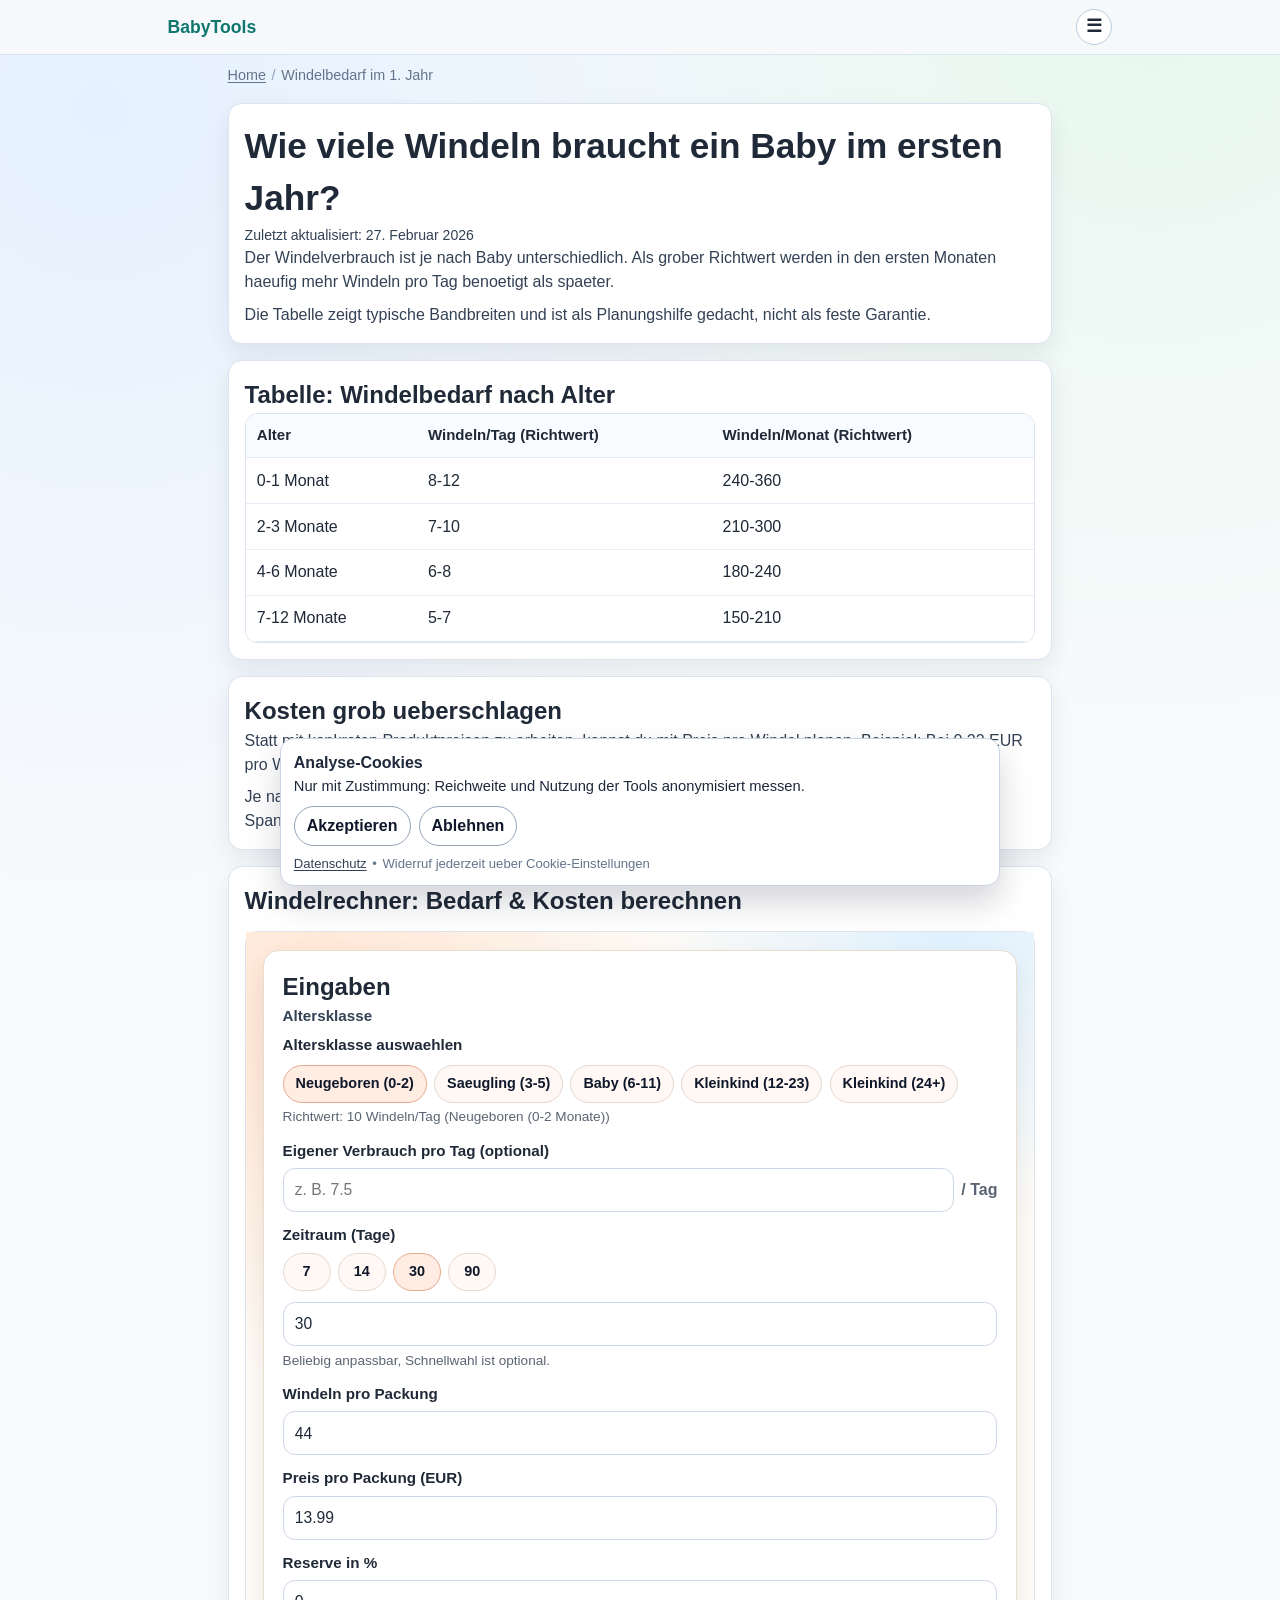
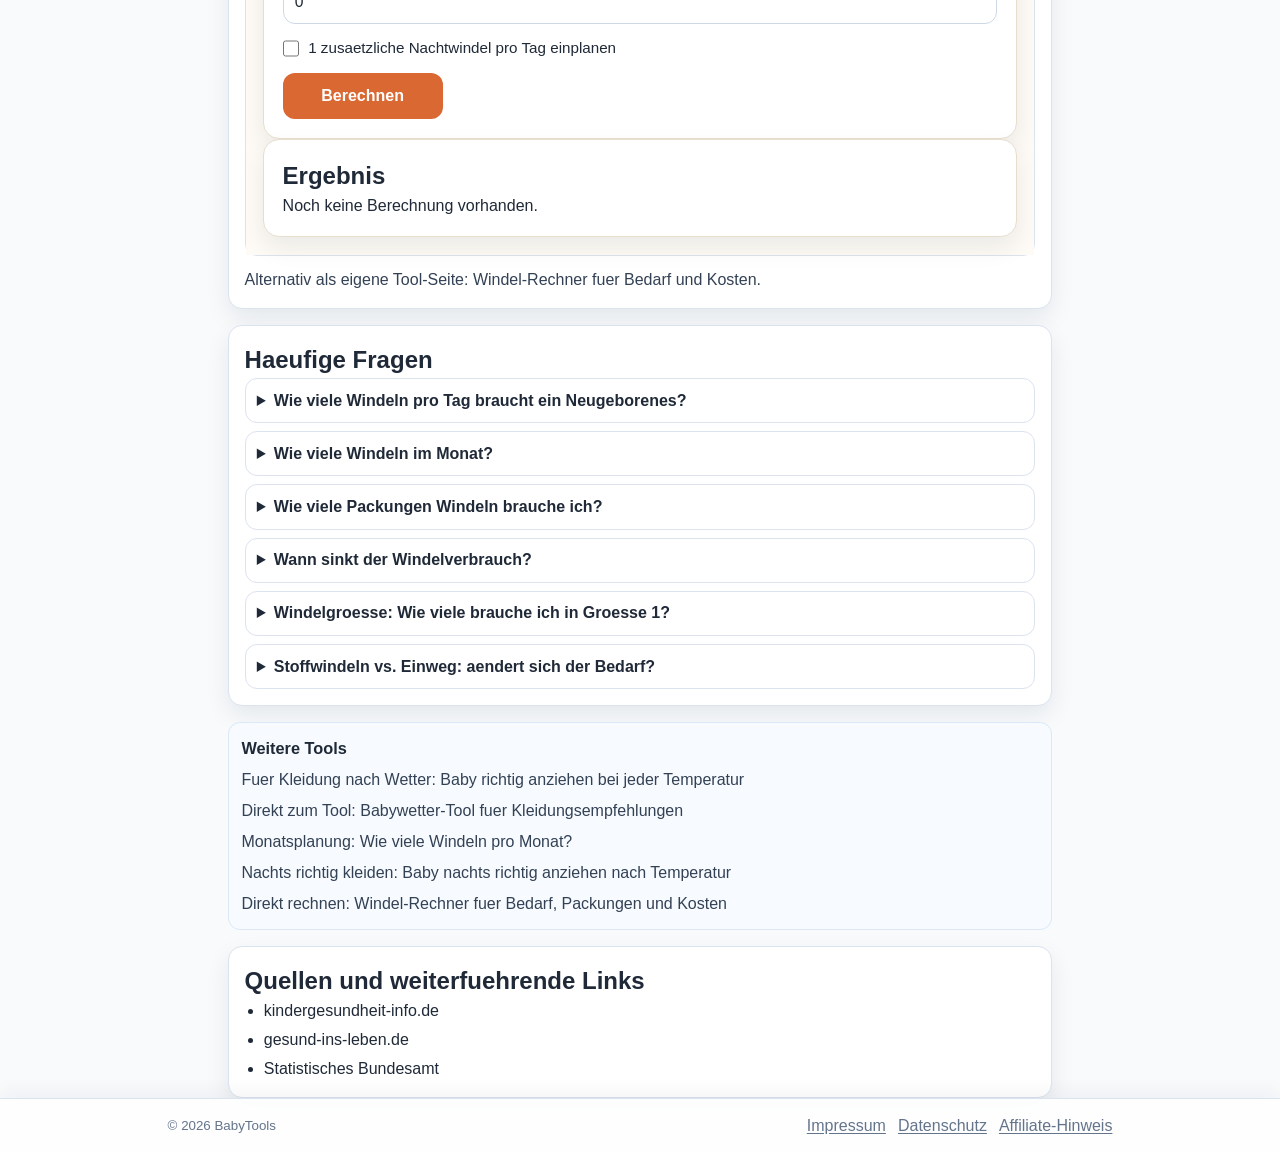
<file: windelbedarf-baby/index.html>
<!doctype html>
<html lang="de">
  <head>
    <meta charset="UTF-8" />
    <meta name="viewport" content="width=device-width, initial-scale=1.0" />
    <title>Wie viele Windeln braucht ein Baby? Tabelle &amp; Windelrechner f&uuml;rs 1. Jahr</title>
    <meta
      name="description"
      content="Wie viele Windeln braucht ein Baby? Tabelle nach Alter plus Windelrechner fuer Bedarf und Kosten im 1. Jahr."
    />
    <link rel="canonical" href="https://babytool.app/windelbedarf-baby/" />
    <meta
      property="og:title"
      content="Wie viele Windeln braucht ein Baby? Tabelle &amp; Windelrechner f&uuml;rs 1. Jahr"
    />
    <meta
      property="og:description"
      content="Richtwerte zum Windelbedarf im 1. Jahr: Tabelle nach Alter und Windelrechner fuer Bedarf und Kosten."
    />
    <meta property="og:url" content="https://babytool.app/windelbedarf-baby/" />
    <meta property="og:type" content="website" />
    <script src="../assets/js/analytics-consent.js"></script>
    <link rel="stylesheet" href="../assets/css/main.css" />
    <link rel="stylesheet" href="../tools/windelrechner/windelrechner.css" />
  </head>
  <body>
    <header class="site-header">
      <div class="container nav-wrap">
        <a class="brand" href="../index.html">BabyTools</a>
        <button class="menu-toggle" type="button" aria-label="Menue oeffnen" aria-expanded="false" aria-controls="site-menu" data-menu-toggle>☰</button>
        <nav id="site-menu" class="site-nav" aria-label="Hauptnavigation" data-site-menu>
          <section class="menu-section" aria-label="Tools">
            <a class="menu-main-link" data-nav="tools" href="../index.html#tools-heading">Tools</a>
            <div class="menu-links">
              <a href="../tools/babywetter/">BabyWetter</a>
              <a href="../tools/windelrechner/">Windel-Rechner</a>
            </div>
          </section>
          <section class="menu-section" aria-label="Ratgeber">
            <a class="menu-main-link" data-nav="ratgeber" href="../index.html#ratgeber-heading">Ratgeber</a>
            <div class="menu-links">
              <a href="../baby-richtig-anziehen-temperatur/">Baby richtig anziehen</a>
              <a href="../windelbedarf-baby/">Windelbedarf im 1. Jahr</a>
              <a href="../baby-anziehen-nachts-temperatur/">Baby nachts richtig anziehen</a>
              <a href="../windeln-pro-monat-baby/">Windeln pro Monat</a>
            </div>
          </section>
        </nav>
      </div>
    </header>

    <main class="container stack-lg content-page">
      <nav class="breadcrumbs" aria-label="Brotkrumen">
        <ol>
          <li><a href="../index.html">Home</a></li>
          <li><span aria-current="page">Windelbedarf im 1. Jahr</span></li>
        </ol>
      </nav>

      <section class="card content-card">
        <h1>Wie viele Windeln braucht ein Baby im ersten Jahr?</h1>
        <p class="updated-note">Zuletzt aktualisiert: 27. Februar 2026</p>
        <div class="content-block">
          <p>
            Der Windelverbrauch ist je nach Baby unterschiedlich. Als grober Richtwert werden
            in den ersten Monaten haeufig mehr Windeln pro Tag benoetigt als spaeter.
          </p>
          <p>
            Die Tabelle zeigt typische Bandbreiten und ist als Planungshilfe gedacht,
            nicht als feste Garantie.
          </p>
        </div>
      </section>

      <section class="card content-card" aria-labelledby="windel-tabelle-heading">
        <h2 id="windel-tabelle-heading">Tabelle: Windelbedarf nach Alter</h2>
        <div class="content-block table-wrap">
          <table class="content-table">
            <thead>
              <tr>
                <th>Alter</th>
                <th>Windeln/Tag (Richtwert)</th>
                <th>Windeln/Monat (Richtwert)</th>
              </tr>
            </thead>
            <tbody>
              <tr>
                <td>0-1 Monat</td>
                <td>8-12</td>
                <td>240-360</td>
              </tr>
              <tr>
                <td>2-3 Monate</td>
                <td>7-10</td>
                <td>210-300</td>
              </tr>
              <tr>
                <td>4-6 Monate</td>
                <td>6-8</td>
                <td>180-240</td>
              </tr>
              <tr>
                <td>7-12 Monate</td>
                <td>5-7</td>
                <td>150-210</td>
              </tr>
            </tbody>
          </table>
        </div>
      </section>

      <section class="card content-card">
        <h2>Kosten grob ueberschlagen</h2>
        <div class="content-block">
          <p>
            Statt mit konkreten Produktpreisen zu arbeiten, kannst du mit Preis pro Windel
            planen. Beispiel: Bei 0,22 EUR pro Windel und 220 Windeln/Monat liegt der Bedarf
            bei etwa 48 EUR pro Monat.
          </p>
          <p>
            Je nach Marke, Groesse, Angeboten und Kaufmenge schwankt der Stueckpreis spuerbar.
            Deshalb sind Spannweiten meist realistischer als ein einzelner fester Betrag.
          </p>
        </div>
      </section>

      <section class="card content-card tool-embed" aria-labelledby="windel-cta-heading">
        <h2 id="windel-cta-heading">Windelrechner: Bedarf & Kosten berechnen</h2>
        <div id="windelrechner-tool-host" class="embed-host" role="region" aria-label="Windelrechner Tool"></div>
        <p>
          Alternativ als eigene Tool-Seite: <a href="../tools/windelrechner/">Windel-Rechner fuer Bedarf und Kosten</a>.
        </p>
      </section>

      <section class="card content-card" aria-labelledby="faq-heading">
        <h2 id="faq-heading">Haeufige Fragen</h2>
        <div class="faq-list">
          <details>
            <summary>Wie viele Windeln pro Tag braucht ein Neugeborenes?</summary>
            <p>Typisch sind etwa 8 bis 12 pro Tag, individuell aber auch mehr oder weniger.</p>
          </details>
          <details>
            <summary>Wie viele Windeln im Monat?</summary>
            <p>Je nach Alter haeufig ca. 150 bis 360 pro Monat als grobe Bandbreite.</p>
          </details>
          <details>
            <summary>Wie viele Packungen Windeln brauche ich?</summary>
            <p>Das haengt von Packungsgroesse und Tagesverbrauch ab; ein Rechner ist hier meist genauer.</p>
          </details>
          <details>
            <summary>Wann sinkt der Windelverbrauch?</summary>
            <p>Oft sinkt der Bedarf nach den ersten Monaten schrittweise.</p>
          </details>
          <details>
            <summary>Windelgroesse: Wie viele brauche ich in Groesse 1?</summary>
            <p>Groesse 1 wird oft nur relativ kurz genutzt, daher eher in kleineren Mengen planen.</p>
          </details>
          <details>
            <summary>Stoffwindeln vs. Einweg: aendert sich der Bedarf?</summary>
            <p>Der Wechselrhythmus kann sich unterscheiden, der taegliche Betreuungsaufwand bleibt aber aehnlich.</p>
          </details>
        </div>
      </section>

      <aside class="related-tools" aria-label="Weitere Tools">
        <h2>Weitere Tools</h2>
        <p>
          Fuer Kleidung nach Wetter: <a href="../baby-richtig-anziehen-temperatur/">Baby richtig anziehen bei jeder Temperatur</a>
        </p>
        <p>
          Direkt zum Tool: <a href="../tools/babywetter/">Babywetter-Tool fuer Kleidungsempfehlungen</a>
        </p>
        <p>
          Monatsplanung: <a href="../windeln-pro-monat-baby/">Wie viele Windeln pro Monat?</a>
        </p>
        <p>
          Nachts richtig kleiden: <a href="../baby-anziehen-nachts-temperatur/">Baby nachts richtig anziehen nach Temperatur</a>
        </p>
        <p>
          Direkt rechnen: <a href="../tools/windelrechner/">Windel-Rechner fuer Bedarf, Packungen und Kosten</a>
        </p>
      </aside>

      <section class="card content-card" aria-labelledby="sources-heading">
        <h2 id="sources-heading">Quellen und weiterfuehrende Links</h2>
        <ul class="sources-list">
          <li><a href="https://www.kindergesundheit-info.de" target="_blank" rel="noopener noreferrer">kindergesundheit-info.de</a></li>
          <li><a href="https://www.gesund-ins-leben.de" target="_blank" rel="noopener noreferrer">gesund-ins-leben.de</a></li>
          <li><a href="https://www.destatis.de" target="_blank" rel="noopener noreferrer">Statistisches Bundesamt</a></li>
        </ul>
      </section>
    </main>

    <footer class="site-footer">
      <div class="container footer-line">
        <small>&copy; <span class="js-year"></span> BabyTools</small>
        <div class="footer-links" aria-label="Rechtliches">
          <a href="../impressum/">Impressum</a>
          <a href="../datenschutz/">Datenschutz</a>
          <a href="../datenschutz/#affiliate-werbung">Affiliate-Hinweis</a>
        </div>
      </div>
    </footer>

    <script src="../assets/js/main.js"></script>
    <script>
      (function () {
        var host = document.getElementById('windelrechner-tool-host');
        if (!host) return;

        fetch('../components/windelrechner-tool.html')
          .then(function (res) {
            if (!res.ok) throw new Error('Tool-Komponente konnte nicht geladen werden.');
            return res.text();
          })
          .then(function (html) {
            host.innerHTML = html;
            var script = document.createElement('script');
            script.src = '../tools/windelrechner/windelrechner.js';
            document.body.appendChild(script);
          })
          .catch(function () {
            host.innerHTML = '<p class="status is-error">Tool konnte nicht geladen werden. Bitte nutze die <a href="../tools/windelrechner/">separate Windelrechner-Seite</a>.</p>';
          });
      })();
    </script>
    <script type="application/ld+json">
      {
        "@context": "https://schema.org",
        "@type": "BreadcrumbList",
        "itemListElement": [
          {
            "@type": "ListItem",
            "position": 1,
            "name": "Home",
            "item": "https://babytool.app/"
          },
          {
            "@type": "ListItem",
            "position": 2,
            "name": "Windelbedarf im 1. Jahr",
            "item": "https://babytool.app/windelbedarf-baby/"
          }
        ]
      }
    </script>
    <script type="application/ld+json">
      {
        "@context": "https://schema.org",
        "@type": "FAQPage",
        "mainEntity": [
          {
            "@type": "Question",
            "name": "Wie viele Windeln pro Tag braucht ein Neugeborenes?",
            "acceptedAnswer": {
              "@type": "Answer",
              "text": "Typisch sind etwa 8 bis 12 Windeln pro Tag, mit individueller Streuung."
            }
          },
          {
            "@type": "Question",
            "name": "Wie viele Windeln im Monat?",
            "acceptedAnswer": {
              "@type": "Answer",
              "text": "Als Richtwert werden je nach Alter oft etwa 150 bis 360 Windeln pro Monat genutzt."
            }
          },
          {
            "@type": "Question",
            "name": "Wie viele Packungen Windeln brauche ich?",
            "acceptedAnswer": {
              "@type": "Answer",
              "text": "Das ergibt sich aus Verbrauch pro Tag, Zeitraum und Packungsgroesse. Ein Rechner liefert einen brauchbaren Richtwert."
            }
          },
          {
            "@type": "Question",
            "name": "Wann sinkt der Windelverbrauch?",
            "acceptedAnswer": {
              "@type": "Answer",
              "text": "Haeufig sinkt der Verbrauch nach den ersten Monaten schrittweise."
            }
          },
          {
            "@type": "Question",
            "name": "Windelgroesse: Wie viele brauche ich in Groesse 1?",
            "acceptedAnswer": {
              "@type": "Answer",
              "text": "Groesse 1 wird oft nur kurze Zeit verwendet. Viele Familien planen deshalb kleinere Startmengen."
            }
          },
          {
            "@type": "Question",
            "name": "Stoffwindeln vs. Einweg: aendert sich der Bedarf?",
            "acceptedAnswer": {
              "@type": "Answer",
              "text": "Die Anzahl der Wechsel kann sich unterscheiden. Der taegliche Planungsaufwand bleibt meist vergleichbar."
            }
          }
        ]
      }
    </script>
  </body>
</html>
</file>
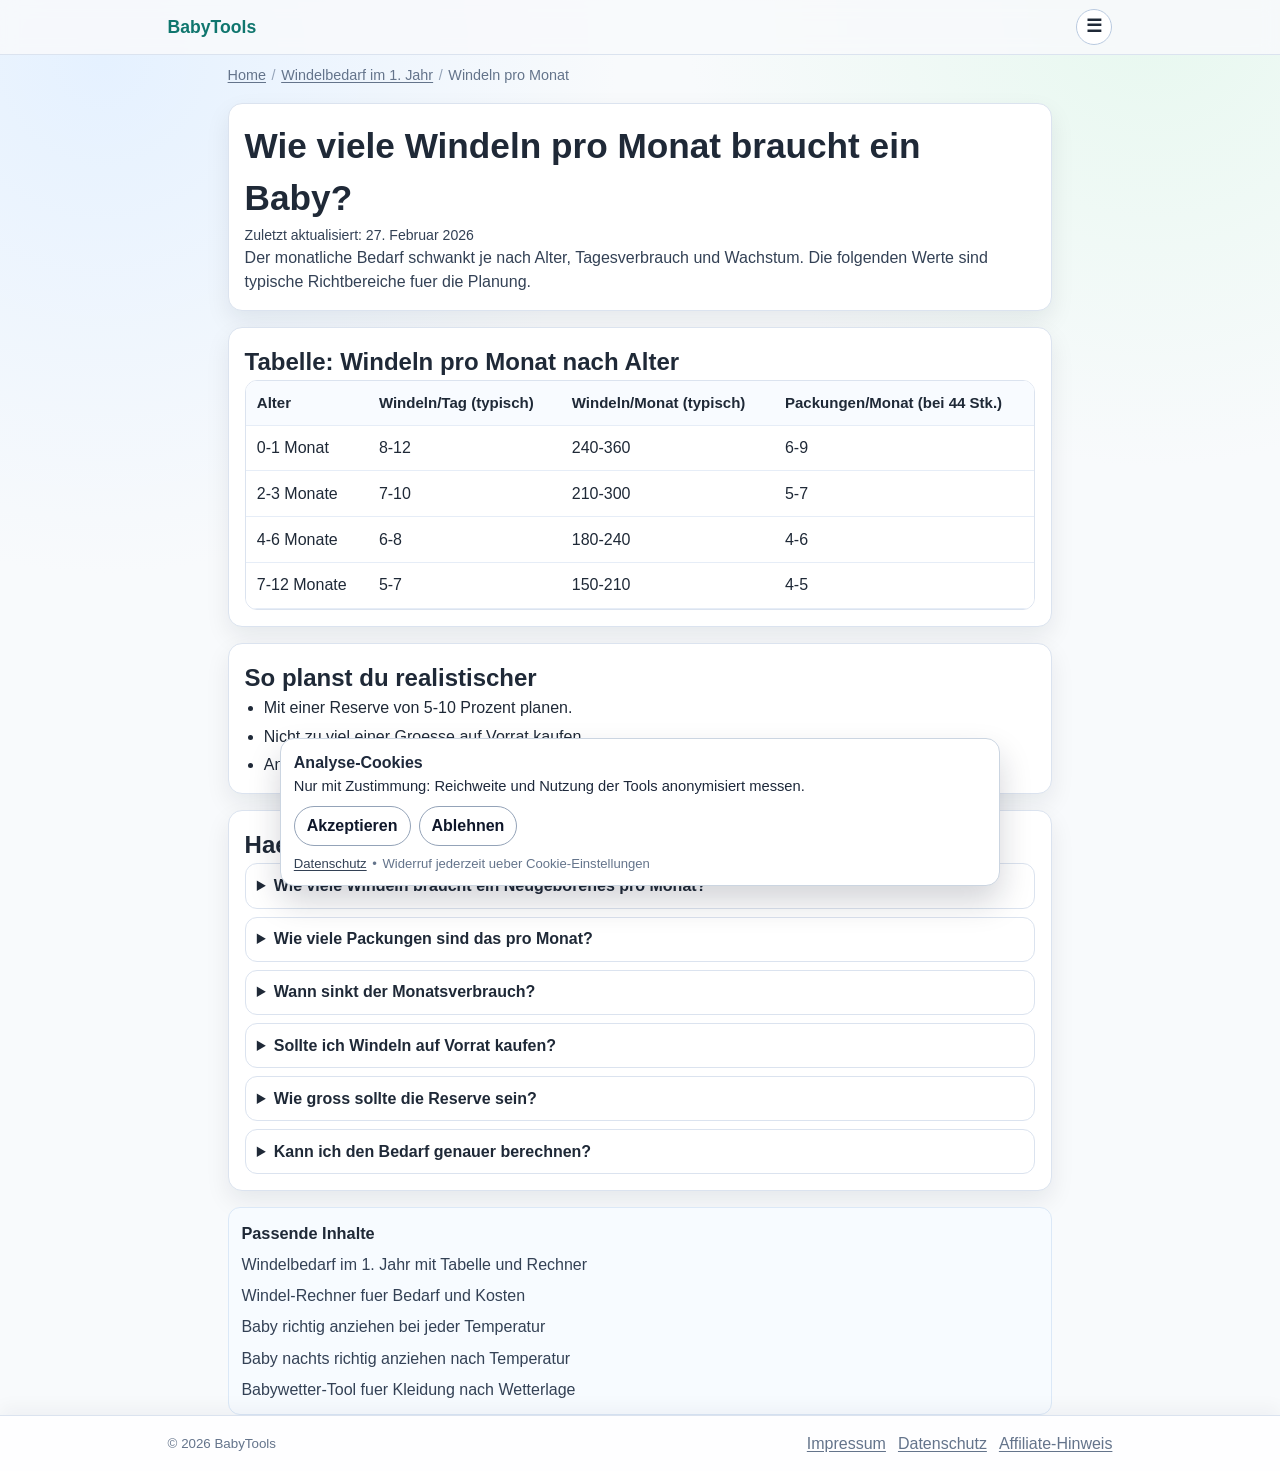
<file: windeln-pro-monat-baby/index.html>
<!doctype html>
<html lang="de">
  <head>
    <meta charset="UTF-8" />
    <meta name="viewport" content="width=device-width, initial-scale=1.0" />
    <title>Wie viele Windeln pro Monat braucht ein Baby? &ndash; Tabelle nach Alter</title>
    <meta
      name="description"
      content="Wie viele Windeln pro Monat braucht ein Baby? Tabelle mit Richtwerten nach Alter, Packungsplanung und praktischen Tipps."
    />
    <link rel="canonical" href="https://babytool.app/windeln-pro-monat-baby/" />
    <meta
      property="og:title"
      content="Wie viele Windeln pro Monat braucht ein Baby? &ndash; Tabelle nach Alter"
    />
    <meta
      property="og:description"
      content="Monatliche Richtwerte fuer den Windelverbrauch nach Alter plus Tipps fuer Packungs- und Kostenplanung."
    />
    <meta property="og:url" content="https://babytool.app/windeln-pro-monat-baby/" />
    <meta property="og:type" content="website" />
    <script src="../assets/js/analytics-consent.js"></script>
    <link rel="stylesheet" href="../assets/css/main.css" />
  </head>
  <body>
    <header class="site-header">
      <div class="container nav-wrap">
        <a class="brand" href="../index.html">BabyTools</a>
        <button class="menu-toggle" type="button" aria-label="Menue oeffnen" aria-expanded="false" aria-controls="site-menu" data-menu-toggle>☰</button>
        <nav id="site-menu" class="site-nav" aria-label="Hauptnavigation" data-site-menu>
          <section class="menu-section" aria-label="Tools">
            <a class="menu-main-link" data-nav="tools" href="../index.html#tools-heading">Tools</a>
            <div class="menu-links">
              <a href="../tools/babywetter/">BabyWetter</a>
              <a href="../tools/windelrechner/">Windel-Rechner</a>
            </div>
          </section>
          <section class="menu-section" aria-label="Ratgeber">
            <a class="menu-main-link" data-nav="ratgeber" href="../index.html#ratgeber-heading">Ratgeber</a>
            <div class="menu-links">
              <a href="../baby-richtig-anziehen-temperatur/">Baby richtig anziehen</a>
              <a href="../windelbedarf-baby/">Windelbedarf im 1. Jahr</a>
              <a href="../baby-anziehen-nachts-temperatur/">Baby nachts richtig anziehen</a>
              <a href="../windeln-pro-monat-baby/">Windeln pro Monat</a>
            </div>
          </section>
        </nav>
      </div>
    </header>

    <main class="container stack-lg content-page">
      <nav class="breadcrumbs" aria-label="Brotkrumen">
        <ol>
          <li><a href="../index.html">Home</a></li>
          <li><a href="../windelbedarf-baby/">Windelbedarf im 1. Jahr</a></li>
          <li><span aria-current="page">Windeln pro Monat</span></li>
        </ol>
      </nav>

      <section class="card content-card">
        <h1>Wie viele Windeln pro Monat braucht ein Baby?</h1>
        <p class="updated-note">Zuletzt aktualisiert: 27. Februar 2026</p>
        <div class="content-block">
          <p>
            Der monatliche Bedarf schwankt je nach Alter, Tagesverbrauch und Wachstum.
            Die folgenden Werte sind typische Richtbereiche fuer die Planung.
          </p>
        </div>
      </section>

      <section class="card content-card" aria-labelledby="monat-tabelle-heading">
        <h2 id="monat-tabelle-heading">Tabelle: Windeln pro Monat nach Alter</h2>
        <div class="content-block table-wrap">
          <table class="content-table">
            <thead>
              <tr>
                <th>Alter</th>
                <th>Windeln/Tag (typisch)</th>
                <th>Windeln/Monat (typisch)</th>
                <th>Packungen/Monat (bei 44 Stk.)</th>
              </tr>
            </thead>
            <tbody>
              <tr>
                <td>0-1 Monat</td>
                <td>8-12</td>
                <td>240-360</td>
                <td>6-9</td>
              </tr>
              <tr>
                <td>2-3 Monate</td>
                <td>7-10</td>
                <td>210-300</td>
                <td>5-7</td>
              </tr>
              <tr>
                <td>4-6 Monate</td>
                <td>6-8</td>
                <td>180-240</td>
                <td>4-6</td>
              </tr>
              <tr>
                <td>7-12 Monate</td>
                <td>5-7</td>
                <td>150-210</td>
                <td>4-5</td>
              </tr>
            </tbody>
          </table>
        </div>
      </section>

      <section class="card content-card">
        <h2>So planst du realistischer</h2>
        <div class="content-block">
          <ul>
            <li>Mit einer Reserve von 5-10 Prozent planen.</li>
            <li>Nicht zu viel einer Groesse auf Vorrat kaufen.</li>
            <li>Angebote nach Stueckpreis vergleichen, nicht nur nach Packungspreis.</li>
          </ul>
        </div>
      </section>

      <section class="card content-card" aria-labelledby="faq-heading">
        <h2 id="faq-heading">Haeufige Fragen</h2>
        <div class="faq-list">
          <details>
            <summary>Wie viele Windeln braucht ein Neugeborenes pro Monat?</summary>
            <p>Haeufig etwa 240 bis 360 Windeln im ersten Monat.</p>
          </details>
          <details>
            <summary>Wie viele Packungen sind das pro Monat?</summary>
            <p>Bei 44 Windeln pro Packung oft zwischen 4 und 9, je nach Alter.</p>
          </details>
          <details>
            <summary>Wann sinkt der Monatsverbrauch?</summary>
            <p>Meist nach den ersten Monaten schrittweise.</p>
          </details>
          <details>
            <summary>Sollte ich Windeln auf Vorrat kaufen?</summary>
            <p>Mit Augenmass. Besser in moderaten Mengen wegen schneller Groessenwechsel.</p>
          </details>
          <details>
            <summary>Wie gross sollte die Reserve sein?</summary>
            <p>Viele planen mit etwa 5 bis 10 Prozent Reserve.</p>
          </details>
          <details>
            <summary>Kann ich den Bedarf genauer berechnen?</summary>
            <p>Ja, mit dem Windel-Rechner auf Basis von Zeitraum, Verbrauch und Packungsgroesse.</p>
          </details>
        </div>
      </section>

      <aside class="related-tools" aria-label="Weitere Inhalte">
        <h2>Passende Inhalte</h2>
        <p><a href="../windelbedarf-baby/">Windelbedarf im 1. Jahr mit Tabelle und Rechner</a></p>
        <p><a href="../tools/windelrechner/">Windel-Rechner fuer Bedarf und Kosten</a></p>
        <p><a href="../baby-richtig-anziehen-temperatur/">Baby richtig anziehen bei jeder Temperatur</a></p>
        <p><a href="../baby-anziehen-nachts-temperatur/">Baby nachts richtig anziehen nach Temperatur</a></p>
        <p><a href="../tools/babywetter/">Babywetter-Tool fuer Kleidung nach Wetterlage</a></p>
      </aside>
    </main>

    <footer class="site-footer">
      <div class="container footer-line">
        <small>&copy; <span class="js-year"></span> BabyTools</small>
        <div class="footer-links" aria-label="Rechtliches">
          <a href="../impressum/">Impressum</a>
          <a href="../datenschutz/">Datenschutz</a>
          <a href="../datenschutz/#affiliate-werbung">Affiliate-Hinweis</a>
        </div>
      </div>
    </footer>

    <script src="../assets/js/main.js"></script>
    <script type="application/ld+json">
      {
        "@context": "https://schema.org",
        "@type": "BreadcrumbList",
        "itemListElement": [
          {
            "@type": "ListItem",
            "position": 1,
            "name": "Home",
            "item": "https://babytool.app/"
          },
          {
            "@type": "ListItem",
            "position": 2,
            "name": "Windelbedarf im 1. Jahr",
            "item": "https://babytool.app/windelbedarf-baby/"
          },
          {
            "@type": "ListItem",
            "position": 3,
            "name": "Windeln pro Monat",
            "item": "https://babytool.app/windeln-pro-monat-baby/"
          }
        ]
      }
    </script>
    <script type="application/ld+json">
      {
        "@context": "https://schema.org",
        "@type": "FAQPage",
        "mainEntity": [
          {
            "@type": "Question",
            "name": "Wie viele Windeln braucht ein Neugeborenes pro Monat?",
            "acceptedAnswer": {
              "@type": "Answer",
              "text": "Haeufig etwa 240 bis 360 Windeln im ersten Monat."
            }
          },
          {
            "@type": "Question",
            "name": "Wie viele Packungen sind das pro Monat?",
            "acceptedAnswer": {
              "@type": "Answer",
              "text": "Bei 44 Windeln pro Packung oft zwischen 4 und 9, je nach Alter."
            }
          },
          {
            "@type": "Question",
            "name": "Wann sinkt der Monatsverbrauch?",
            "acceptedAnswer": {
              "@type": "Answer",
              "text": "Meist nach den ersten Monaten schrittweise."
            }
          },
          {
            "@type": "Question",
            "name": "Sollte ich Windeln auf Vorrat kaufen?",
            "acceptedAnswer": {
              "@type": "Answer",
              "text": "Mit Augenmass. Besser in moderaten Mengen wegen schneller Groessenwechsel."
            }
          },
          {
            "@type": "Question",
            "name": "Wie gross sollte die Reserve sein?",
            "acceptedAnswer": {
              "@type": "Answer",
              "text": "Viele planen mit etwa 5 bis 10 Prozent Reserve."
            }
          },
          {
            "@type": "Question",
            "name": "Kann ich den Bedarf genauer berechnen?",
            "acceptedAnswer": {
              "@type": "Answer",
              "text": "Ja, mit dem Windel-Rechner auf Basis von Zeitraum, Verbrauch und Packungsgroesse."
            }
          }
        ]
      }
    </script>
  </body>
</html>
</file>
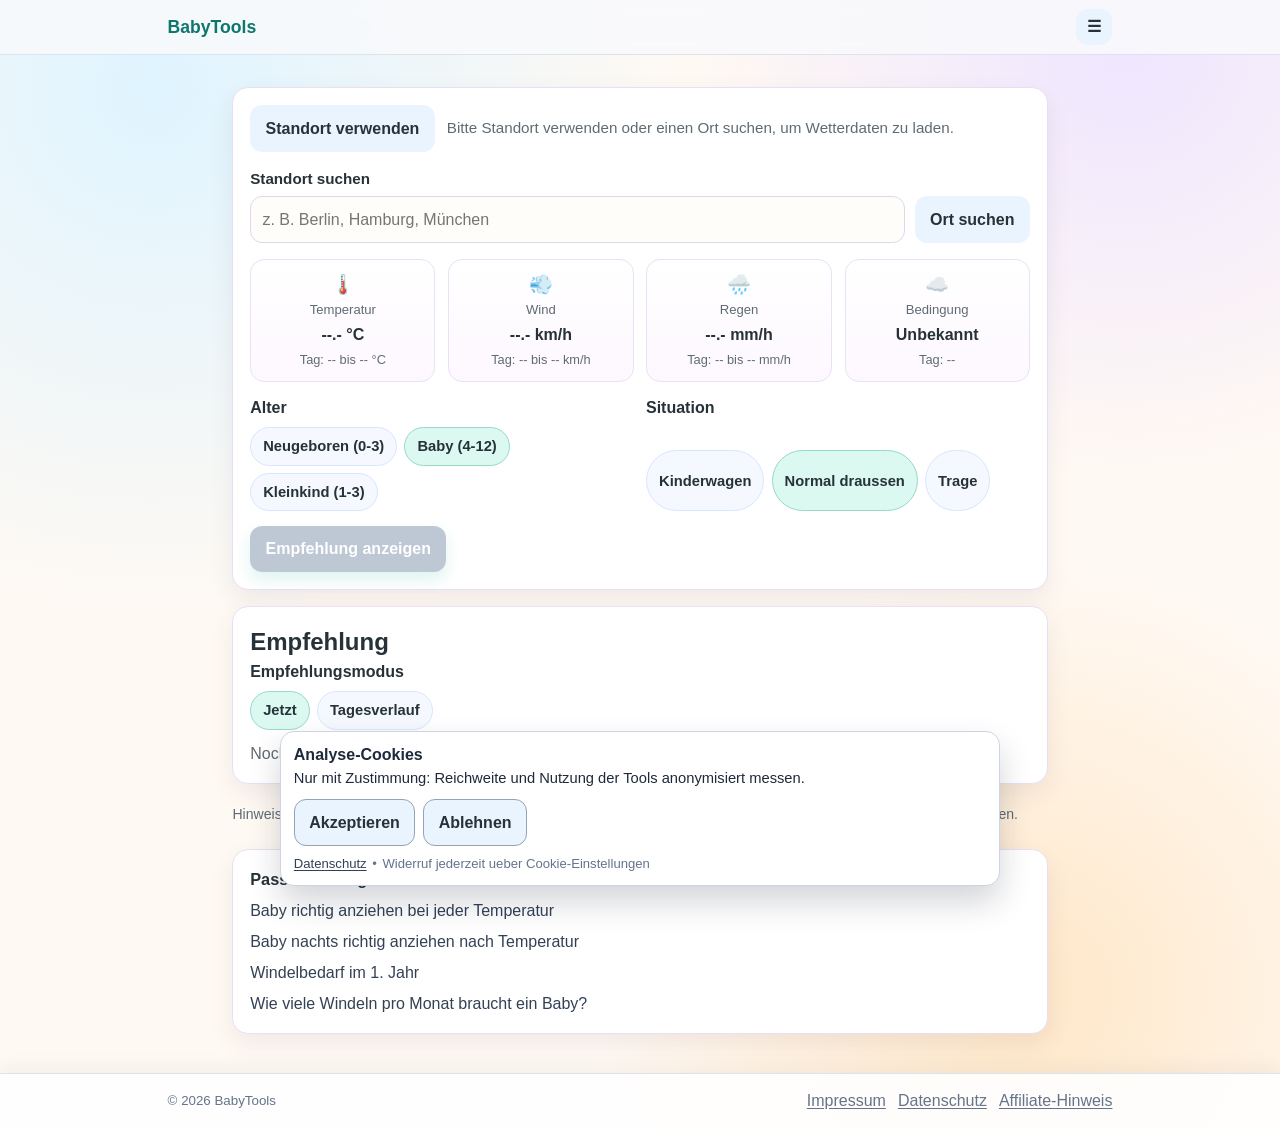
<file: tools/babywetter/index.html>
<!doctype html>
<html lang="de">
  <head>
    <meta charset="UTF-8" />
    <meta name="viewport" content="width=device-width, initial-scale=1.0" />
    <title>BabyTools | BabyWetter</title>
    <meta
      name="description"
      content="BabyWetter hilft mit einer einfachen Outfit-Empfehlung für Babys basierend auf Wetter und Alter."
    />
    <link rel="canonical" href="https://babytool.app/tools/babywetter/" />
    <meta property="og:title" content="Babywetter-Tool: Kleidungsempfehlung nach Wetter" />
    <meta
      property="og:description"
      content="Babywetter-Tool fuer schnelle Kleidungsempfehlungen nach Temperatur, Wind und Regen."
    />
    <meta property="og:url" content="https://babytool.app/tools/babywetter/" />
    <meta property="og:type" content="website" />
    <script src="../../assets/js/analytics-consent.js"></script>
    <link rel="stylesheet" href="../../assets/css/main.css" />
    <link rel="stylesheet" href="./babywetter.css" />
  </head>
  <body class="babywetter-page">
    <header class="site-header">
      <div class="container nav-wrap">
        <a class="brand" href="../../index.html">BabyTools</a>
        <button class="menu-toggle" type="button" aria-label="Menue oeffnen" aria-expanded="false" aria-controls="site-menu" data-menu-toggle>☰</button>
        <nav id="site-menu" class="site-nav" aria-label="Hauptnavigation" data-site-menu>
          <section class="menu-section" aria-label="Tools">
            <a class="menu-main-link" data-nav="tools" href="../../index.html#tools-heading">Tools</a>
            <div class="menu-links">
              <a href="../../tools/babywetter/">BabyWetter</a>
              <a href="../../tools/windelrechner/">Windel-Rechner</a>
            </div>
          </section>
          <section class="menu-section" aria-label="Ratgeber">
            <a class="menu-main-link" data-nav="ratgeber" href="../../index.html#ratgeber-heading">Ratgeber</a>
            <div class="menu-links">
              <a href="../../baby-richtig-anziehen-temperatur/">Baby richtig anziehen</a>
              <a href="../../windelbedarf-baby/">Windelbedarf im 1. Jahr</a>
              <a href="../../baby-anziehen-nachts-temperatur/">Baby nachts richtig anziehen</a>
              <a href="../../windeln-pro-monat-baby/">Windeln pro Monat</a>
            </div>
          </section>
        </nav>
      </div>
    </header>

    <main class="page">
      <section class="card" aria-label="Wetter und Alter">
        <div class="row">
          <button id="geoBtn" type="button">Standort verwenden</button>
          <p id="status" class="status" role="status" aria-live="polite"></p>
        </div>

        <div class="search-wrap">
          <label class="search-label" for="locationQuery">Standort suchen</label>
          <div class="search-controls">
            <input
              id="locationQuery"
              type="text"
              placeholder="z. B. Berlin, Hamburg, München"
              autocomplete="off"
            />
            <button id="searchBtn" type="button">Ort suchen</button>
          </div>
          <div id="resultsLabel" class="hidden">
            <p class="results-title">Treffer</p>
            <div id="locationResults" class="result-buttons" role="listbox"></div>
          </div>
        </div>

        <form id="weatherForm" novalidate>
          <input id="mode" type="hidden" value="now" />
          <div class="weather-view" aria-live="polite">
            <div class="weather-card">
              <p class="weather-symbol" aria-hidden="true">🌡️</p>
              <p class="weather-label">Temperatur</p>
              <p id="tempValue" class="weather-value">--.- °C</p>
              <p id="dayRangeValue" class="weather-subvalue">Tag: -- bis -- °C</p>
            </div>
            <div class="weather-card">
              <p class="weather-symbol" aria-hidden="true">💨</p>
              <p class="weather-label">Wind</p>
              <p id="windValue" class="weather-value">--.- km/h</p>
              <p id="dayWindValue" class="weather-subvalue">Tag: -- bis -- km/h</p>
            </div>
            <div class="weather-card">
              <p class="weather-symbol" aria-hidden="true">🌧️</p>
              <p class="weather-label">Regen</p>
              <p id="rainValue" class="weather-value">--.- mm/h</p>
              <p id="dayRainValue" class="weather-subvalue">Tag: -- bis -- mm/h</p>
            </div>
            <div class="weather-card">
              <p id="conditionSymbol" class="weather-symbol" aria-hidden="true">☁️</p>
              <p class="weather-label">Bedingung</p>
              <p id="conditionValue" class="weather-value">Unbekannt</p>
              <p id="dayConditionValue" class="weather-subvalue">Tag: --</p>
            </div>
          </div>

          <div class="grid">
            <div class="choice-block">
              <p class="choice-title">Alter</p>
              <div class="choice-group" role="radiogroup" aria-label="Alter">
                <button type="button" class="choice-btn" data-target="age" data-value="newborn" aria-pressed="false">Neugeboren (0-3)</button>
                <button type="button" class="choice-btn is-active" data-target="age" data-value="baby" aria-pressed="true">Baby (4-12)</button>
                <button type="button" class="choice-btn" data-target="age" data-value="toddler" aria-pressed="false">Kleinkind (1-3)</button>
              </div>
              <input id="age" type="hidden" value="baby" />
            </div>

            <div class="choice-block">
              <p class="choice-title">Situation</p>
              <div class="choice-group" role="radiogroup" aria-label="Situation">
                <button type="button" class="choice-btn" data-target="situation" data-value="stroller" aria-pressed="false">Kinderwagen</button>
                <button type="button" class="choice-btn is-active" data-target="situation" data-value="active" aria-pressed="true">Normal draussen</button>
                <button type="button" class="choice-btn" data-target="situation" data-value="carrier" aria-pressed="false">Trage</button>
              </div>
              <input id="situation" type="hidden" value="active" />
            </div>
          </div>

          <button id="recommendBtn" class="primary" type="submit" disabled>
            Empfehlung anzeigen
          </button>
        </form>
      </section>

      <section class="card" aria-labelledby="result-heading">
        <h2 id="result-heading">Empfehlung</h2>
        <div id="modeSwitch" class="choice-block mode-block">
          <p class="choice-title">Empfehlungsmodus</p>
          <div class="choice-group" role="radiogroup" aria-label="Empfehlungsmodus">
            <button type="button" class="choice-btn is-active" data-target="mode" data-value="now" aria-pressed="true">Jetzt</button>
            <button type="button" class="choice-btn" data-target="mode" data-value="day" aria-pressed="false">Tagesverlauf</button>
          </div>
        </div>

        <div id="emptyState" class="empty">Noch keine Empfehlung berechnet.</div>

        <div id="result" class="hidden">
          <div class="metric-cards">
            <article class="metric-card">
              <p class="metric-icon" aria-hidden="true">🌡️</p>
              <p class="metric-label">Temperatur</p>
              <p class="metric-value"><span id="outTemp"></span> °C</p>
            </article>
            <article class="metric-card">
              <p class="metric-icon" aria-hidden="true">🍃</p>
              <p class="metric-label">Gefühlt</p>
              <p class="metric-value"><span id="outFeels"></span> °C</p>
            </article>
            <article class="metric-card">
              <p id="riskIcon" class="metric-icon" aria-hidden="true">✅</p>
              <p class="metric-label">Risiko</p>
              <p class="metric-value"><span id="riskBadge" class="badge"></span></p>
            </article>
          </div>

          <p id="topRecommendation" class="top-reco"></p>

          <h3>Draussen (unterwegs)</h3>
          <ol id="outfitList" class="layer-list"></ol>

          <h3>Hinweise</h3>
          <div id="tipsList" class="tips-chips"></div>
        </div>

        <div id="dayResult" class="hidden">
          <h3>Mitnehmen</h3>
          <ul id="carryList" class="carry-list"></ul>
          <h3>Tagesfenster</h3>
          <div id="dayCards" class="day-cards"></div>
        </div>
      </section>

      <footer class="disclaimer">
        Hinweis: Diese Empfehlungen ersetzen keine medizinische Beratung. Im Zweifel
        bitte Kinderarzt oder Hebamme kontaktieren.
      </footer>

      <aside class="card related-tools" aria-label="Passende Ratgeber">
        <h2>Passende Ratgeber</h2>
        <p><a href="../../baby-richtig-anziehen-temperatur/">Baby richtig anziehen bei jeder Temperatur</a></p>
        <p><a href="../../baby-anziehen-nachts-temperatur/">Baby nachts richtig anziehen nach Temperatur</a></p>
        <p><a href="../../windelbedarf-baby/">Windelbedarf im 1. Jahr</a></p>
        <p><a href="../../windeln-pro-monat-baby/">Wie viele Windeln pro Monat braucht ein Baby?</a></p>
      </aside>
    </main>

    <footer class="site-footer">
      <div class="container footer-line">
        <small>&copy; <span class="js-year"></span> BabyTools</small>
        <div class="footer-links" aria-label="Rechtliches">
          <a href="../../impressum/">Impressum</a>
          <a href="../../datenschutz/">Datenschutz</a>
          <a href="../../datenschutz/#affiliate-werbung">Affiliate-Hinweis</a>
        </div>
      </div>
    </footer>

    <script src="../../assets/js/main.js"></script>
    <script src="./babywetter.js"></script>
  </body>
</html>
</file>
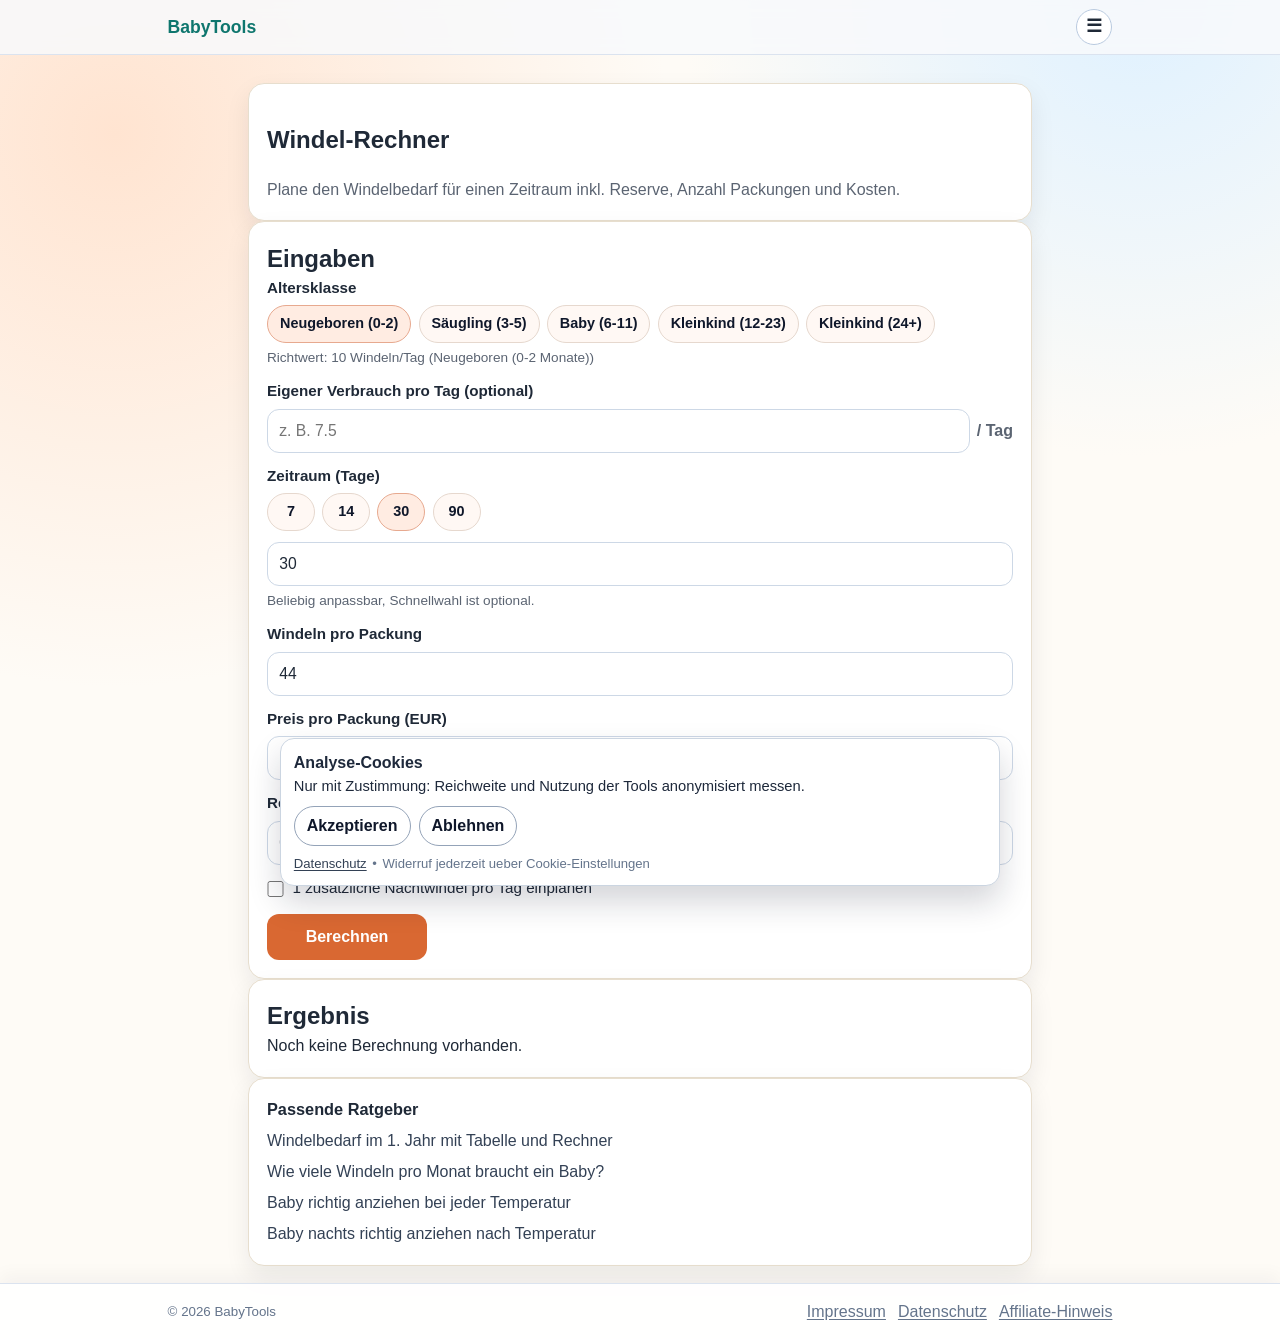
<file: tools/windelrechner/index.html>
<!doctype html>
<html lang="de">
  <head>
    <meta charset="UTF-8" />
    <meta name="viewport" content="width=device-width, initial-scale=1.0" />
    <title>BabyTools | Windel-Rechner</title>
    <meta
      name="description"
      content="Windel-Rechner für die einfache Planung von Windeln, Packungen und Kosten über einen Zeitraum."
    />
    <link rel="canonical" href="https://babytool.app/tools/windelrechner/" />
    <meta property="og:title" content="Windel-Rechner: Bedarf und Kosten planen" />
    <meta
      property="og:description"
      content="Windel-Rechner fuer Bedarf, Packungen und Kosten auf Basis von Alter, Zeitraum und Reserve."
    />
    <meta property="og:url" content="https://babytool.app/tools/windelrechner/" />
    <meta property="og:type" content="website" />
    <script src="../../assets/js/analytics-consent.js"></script>
    <link rel="stylesheet" href="../../assets/css/main.css" />
    <link rel="stylesheet" href="./windelrechner.css" />
  </head>
  <body class="windelrechner-page">
    <header class="site-header">
      <div class="container nav-wrap">
        <a class="brand" href="../../index.html">BabyTools</a>
        <button class="menu-toggle" type="button" aria-label="Menue oeffnen" aria-expanded="false" aria-controls="site-menu" data-menu-toggle>☰</button>
        <nav id="site-menu" class="site-nav" aria-label="Hauptnavigation" data-site-menu>
          <section class="menu-section" aria-label="Tools">
            <a class="menu-main-link" data-nav="tools" href="../../index.html#tools-heading">Tools</a>
            <div class="menu-links">
              <a href="../../tools/babywetter/">BabyWetter</a>
              <a href="../../tools/windelrechner/">Windel-Rechner</a>
            </div>
          </section>
          <section class="menu-section" aria-label="Ratgeber">
            <a class="menu-main-link" data-nav="ratgeber" href="../../index.html#ratgeber-heading">Ratgeber</a>
            <div class="menu-links">
              <a href="../../baby-richtig-anziehen-temperatur/">Baby richtig anziehen</a>
              <a href="../../windelbedarf-baby/">Windelbedarf im 1. Jahr</a>
              <a href="../../baby-anziehen-nachts-temperatur/">Baby nachts richtig anziehen</a>
              <a href="../../windeln-pro-monat-baby/">Windeln pro Monat</a>
            </div>
          </section>
        </nav>
      </div>
    </header>

    <main class="page">
      <section class="card intro-card">
        <h1>Windel-Rechner</h1>
        <p>
          Plane den Windelbedarf für einen Zeitraum inkl. Reserve, Anzahl Packungen
          und Kosten.
        </p>
      </section>

      <section class="card" aria-labelledby="calc-heading">
        <h2 id="calc-heading">Eingaben</h2>
        <form id="calcForm" class="form-grid" novalidate>
          <div class="field">
            <p class="choice-title">Altersklasse</p>
            <div class="age-picker">
              <select id="ageClassSelect" class="age-select" aria-label="Altersklasse auswählen">
                <option value="newborn" selected>Neugeboren (0-2 Monate)</option>
                <option value="infant">Säugling (3-5 Monate)</option>
                <option value="baby">Baby (6-11 Monate)</option>
                <option value="toddler-1">Kleinkind (12-23 Monate)</option>
                <option value="toddler-2">Kleinkind (24+ Monate)</option>
              </select>

              <div class="choice-group age-buttons" role="radiogroup" aria-label="Altersklasse">
                <button
                  type="button"
                  class="choice-btn is-active"
                  data-target="ageClass"
                  data-value="newborn"
                  aria-pressed="true"
                >
                  Neugeboren (0-2)
                </button>
                <button
                  type="button"
                  class="choice-btn"
                  data-target="ageClass"
                  data-value="infant"
                  aria-pressed="false"
                >
                  Säugling (3-5)
                </button>
                <button
                  type="button"
                  class="choice-btn"
                  data-target="ageClass"
                  data-value="baby"
                  aria-pressed="false"
                >
                  Baby (6-11)
                </button>
                <button
                  type="button"
                  class="choice-btn"
                  data-target="ageClass"
                  data-value="toddler-1"
                  aria-pressed="false"
                >
                  Kleinkind (12-23)
                </button>
                <button
                  type="button"
                  class="choice-btn"
                  data-target="ageClass"
                  data-value="toddler-2"
                  aria-pressed="false"
                >
                  Kleinkind (24+)
                </button>
              </div>
            </div>
            <input id="ageClass" type="hidden" value="newborn" />
            <small id="ageHint" class="field-hint"></small>
          </div>

          <div class="field">
            <label for="customPerDay">Eigener Verbrauch pro Tag (optional)</label>
            <div class="inline-input">
              <input
                id="customPerDay"
                type="number"
                min="0"
                max="20"
                step="0.5"
                placeholder="z. B. 7.5"
              />
              <span class="inline-suffix">/ Tag</span>
            </div>
          </div>

          <div class="field">
            <label for="periodDays">Zeitraum (Tage)</label>
            <div class="choice-group period-group" role="group" aria-label="Schnellwahl Zeitraum">
              <button type="button" class="choice-btn period-btn" data-target="periodDays" data-value="7">
                7
              </button>
              <button type="button" class="choice-btn period-btn" data-target="periodDays" data-value="14">
                14
              </button>
              <button
                type="button"
                class="choice-btn period-btn is-active"
                data-target="periodDays"
                data-value="30"
              >
                30
              </button>
              <button type="button" class="choice-btn period-btn" data-target="periodDays" data-value="90">
                90
              </button>
            </div>
            <input id="periodDays" type="number" min="1" value="30" required />
            <small class="field-hint">Beliebig anpassbar, Schnellwahl ist optional.</small>
          </div>

          <div class="field">
            <label for="packSize">Windeln pro Packung</label>
            <input id="packSize" type="number" min="1" value="44" required />
          </div>

          <div class="field">
            <label for="packPrice">Preis pro Packung (EUR)</label>
            <input id="packPrice" type="number" min="0" step="0.01" value="13.99" required />
          </div>

          <div class="field">
            <label for="reserve">Reserve in %</label>
            <input id="reserve" type="number" min="0" max="100" value="0" required />
          </div>

          <div class="checkbox-row">
            <input id="nightExtra" type="checkbox" />
            <label for="nightExtra">1 zusätzliche Nachtwindel pro Tag einplanen</label>
          </div>

          <div class="form-actions">
            <button type="submit" class="btn-primary">Berechnen</button>
            <p id="status" class="status" role="status" aria-live="polite"></p>
          </div>
        </form>
      </section>

      <section class="card" aria-labelledby="result-heading">
        <h2 id="result-heading">Ergebnis</h2>
        <div id="emptyState" class="empty">Noch keine Berechnung vorhanden.</div>
        <div id="result" class="hidden">
          <p id="summary" class="summary"></p>

          <div class="metrics">
            <article class="metric">
              <p class="metric-label">Windeln gesamt</p>
              <p id="outTotalDiapers" class="metric-value">0</p>
            </article>
            <article class="metric">
              <p class="metric-label">Packungen</p>
              <p id="outPacks" class="metric-value">0</p>
            </article>
            <article class="metric">
              <p class="metric-label">Gesamtkosten</p>
              <p id="outTotalCost" class="metric-value">0 EUR</p>
            </article>
            <article class="metric">
              <p class="metric-label">Kosten / Tag</p>
              <p id="outPerDay" class="metric-value">0 EUR</p>
            </article>
            <article class="metric">
              <p class="metric-label">Kosten / Windel</p>
              <p id="outPerDiaper" class="metric-value">0 EUR</p>
            </article>
            <article class="metric">
              <p class="metric-label">Geplanter Verbrauch / Tag</p>
              <p id="outPlannedPerDay" class="metric-value">0</p>
            </article>
          </div>

          <h3>Kauftipp</h3>
          <p id="tip" class="tip"></p>
        </div>
      </section>

      <aside class="card related-tools" aria-label="Passende Ratgeber">
        <h2>Passende Ratgeber</h2>
        <p><a href="../../windelbedarf-baby/">Windelbedarf im 1. Jahr mit Tabelle und Rechner</a></p>
        <p><a href="../../windeln-pro-monat-baby/">Wie viele Windeln pro Monat braucht ein Baby?</a></p>
        <p><a href="../../baby-richtig-anziehen-temperatur/">Baby richtig anziehen bei jeder Temperatur</a></p>
        <p><a href="../../baby-anziehen-nachts-temperatur/">Baby nachts richtig anziehen nach Temperatur</a></p>
      </aside>
    </main>

    <footer class="site-footer">
      <div class="container footer-line">
        <small>&copy; <span class="js-year"></span> BabyTools</small>
        <div class="footer-links" aria-label="Rechtliches">
          <a href="../../impressum/">Impressum</a>
          <a href="../../datenschutz/">Datenschutz</a>
          <a href="../../datenschutz/#affiliate-werbung">Affiliate-Hinweis</a>
        </div>
      </div>
    </footer>

    <script src="../../assets/js/main.js"></script>
    <script src="./windelrechner.js"></script>
  </body>
</html>
</file>
<file: assets/css/main.css>
:root {
  --bg: #f8fafc;
  --surface: #ffffff;
  --text: #1f2937;
  --muted: #64748b;
  --border: #dbe3ef;
  --brand: #0f766e;
  --brand-soft: #e3f7f4;
  --danger: #b91c1c;
  --ok: #15803d;
  --warn: #c2410c;
  --radius: 14px;
  --shadow: 0 10px 24px rgba(15, 23, 42, 0.08);
}

* {
  box-sizing: border-box;
}

body {
  margin: 0;
  min-height: 100vh;
  display: flex;
  flex-direction: column;
  font-family: "Trebuchet MS", "Segoe UI", Tahoma, sans-serif;
  background:
    radial-gradient(circle at 8% 4%, #e5f1ff 0, transparent 28%),
    radial-gradient(circle at 90% 0%, #e7f8ef 0, transparent 25%),
    var(--bg);
  color: var(--text);
  line-height: 1.5;
}

a {
  color: inherit;
  text-decoration: none;
}

.container {
  width: min(980px, 100%);
  margin: 0 auto;
  padding: 0 0.85rem;
}

.stack-lg > * + * {
  margin-top: 1rem;
}

.stack-md > * + * {
  margin-top: 0.75rem;
}

.site-header {
  position: sticky;
  top: 0;
  z-index: 5;
  backdrop-filter: blur(8px);
  background: rgba(248, 250, 252, 0.85);
  border-bottom: 1px solid var(--border);
  margin-bottom: 0.6rem;
}

.nav-wrap {
  display: flex;
  align-items: center;
  justify-content: space-between;
  gap: 0.6rem;
  min-height: 3.4rem;
  position: relative;
}

.brand {
  font-size: 1.1rem;
  font-weight: 700;
  color: var(--brand);
}

.menu-toggle {
  display: inline-flex;
  align-items: center;
  justify-content: center;
  width: 2.25rem;
  height: 2.25rem;
  border: 1px solid #b9cadf;
  border-radius: 999px;
  background: #ffffff;
  color: #1f2937;
  font-size: 1.1rem;
  line-height: 1;
  cursor: pointer;
}

.menu-toggle:hover {
  background: #f8fbff;
}

.site-nav {
  position: absolute;
  top: calc(100% - 0.2rem);
  right: 0;
  width: min(320px, calc(100vw - 1.7rem));
  border: 1px solid var(--border);
  border-radius: 14px;
  background: #ffffff;
  box-shadow: 0 14px 32px rgba(15, 23, 42, 0.14);
  padding: 0.7rem;
  display: none;
  z-index: 20;
}

.site-nav.is-open {
  display: block;
}

.menu-section + .menu-section {
  margin-top: 0.65rem;
  padding-top: 0.65rem;
  border-top: 1px solid #e8eff8;
}

.menu-main-link {
  display: inline-block;
  padding: 0.38rem 0.64rem;
  border-radius: 999px;
  border: 1px solid transparent;
  color: var(--muted);
  font-weight: 700;
  font-size: 0.92rem;
}

.menu-main-link.is-active {
  color: #0f172a;
  background: var(--brand-soft);
  border-color: #96e3d9;
}

.menu-links {
  margin-top: 0.45rem;
  display: grid;
  gap: 0.32rem;
}

.menu-links a {
  display: block;
  padding: 0.25rem 0.1rem;
  color: #334155;
  font-size: 0.92rem;
}

.menu-links a:hover {
  color: #0f172a;
  text-decoration: underline;
  text-underline-offset: 2px;
}

main {
  flex: 1 0 auto;
  padding: 1.6rem 0 2.5rem;
}

.card {
  background: var(--surface);
  border: 1px solid var(--border);
  border-radius: var(--radius);
  box-shadow: var(--shadow);
  padding: 1rem;
}

.hero h1 {
  margin: 0;
  font-size: clamp(1.3rem, 4vw, 2rem);
}

.hero p {
  margin: 0.45rem 0 0;
  color: var(--muted);
}

.hero-quicklinks {
  margin-top: 0.75rem;
  display: flex;
  flex-wrap: wrap;
  gap: 0.5rem;
}

h2,
h3 {
  margin: 0;
}

.tool-grid {
  display: grid;
  grid-template-columns: 1fr;
  gap: 0.7rem;
}

.home-section-head {
  display: grid;
  gap: 0.3rem;
}

.home-section-head p {
  margin: 0;
  color: var(--muted);
}

.home-hub h2 {
  margin: 0;
}

.home-hub > p {
  margin: 0.35rem 0 0;
  color: var(--muted);
}

.hub-grid {
  margin-top: 0.75rem;
  display: grid;
  gap: 0.7rem;
}

.hub-block {
  border: 1px solid var(--border);
  border-radius: 12px;
  background: #fbfdff;
  padding: 0.7rem;
}

.hub-block h3 {
  margin: 0;
  font-size: 1rem;
}

.hub-block ol {
  margin: 0.45rem 0 0;
  padding-left: 1.2rem;
}

.hub-block li + li {
  margin-top: 0.38rem;
}

.hub-block a {
  text-decoration: underline;
  text-underline-offset: 2px;
}

.home-secondary {
  opacity: 0.92;
}

.tool-card {
  display: block;
  background: var(--surface);
  border: 1px solid var(--border);
  border-radius: var(--radius);
  box-shadow: var(--shadow);
  padding: 0.9rem;
}

.tool-card h3 {
  margin: 0;
}

.tool-card p {
  margin: 0.35rem 0 0.7rem;
  color: var(--muted);
}

.tool-grid-primary .tool-card-primary {
  border: 2px solid #9ad9d0;
  background: linear-gradient(180deg, #ffffff, #f7fffd);
  padding: 1.05rem;
}

.tool-grid-primary .tool-card-primary h3 {
  font-size: 1.15rem;
}

.tool-grid-primary .tool-card-primary .tool-cta {
  font-size: 0.9rem;
  padding: 0.3rem 0.7rem;
}

.tool-cta {
  display: inline-block;
  padding: 0.25rem 0.6rem;
  border-radius: 999px;
  border: 1px solid #a6d9d3;
  background: var(--brand-soft);
  font-size: 0.83rem;
  font-weight: 700;
}

.tool-card.is-disabled {
  opacity: 0.68;
  box-shadow: none;
}

.site-footer {
  margin-top: auto;
  border-top: 1px solid var(--border);
  background: rgba(255, 255, 255, 0.9);
  box-shadow: 0 -8px 18px rgba(15, 23, 42, 0.04);
}

.footer-line {
  min-height: 3.4rem;
  padding: 0.2rem 0;
  display: flex;
  align-items: center;
  justify-content: space-between;
  flex-wrap: wrap;
  gap: 0.5rem;
  color: var(--muted);
}

.footer-links {
  display: flex;
  align-items: center;
  gap: 0.75rem;
  flex-wrap: wrap;
}

.footer-links a {
  color: var(--muted);
  text-decoration: underline;
  text-underline-offset: 2px;
}

.footer-links a:hover {
  color: var(--text);
}

.form-grid {
  display: grid;
  gap: 0.7rem;
  grid-template-columns: 1fr;
}

.field {
  display: grid;
  gap: 0.35rem;
}

label {
  font-weight: 600;
  font-size: 0.95rem;
}

input,
select,
button {
  font: inherit;
}

input,
select {
  width: 100%;
  border: 1px solid #cdd8e6;
  border-radius: 12px;
  background: #fff;
  padding: 0.62rem 0.72rem;
  color: inherit;
}

button {
  border: 1px solid transparent;
  border-radius: 12px;
  padding: 0.62rem 0.82rem;
  font-weight: 700;
  cursor: pointer;
  background: #e7eef9;
  color: #0f172a;
}

button:hover {
  background: #d6e5f7;
}

button:focus,
input:focus,
select:focus,
a:focus {
  outline: 2px solid #7dd3fc;
  outline-offset: 2px;
}

.btn-primary {
  background: #0f766e;
  color: #fff;
}

.btn-primary:hover {
  background: #0b5f5a;
}

.btn-row {
  display: flex;
  flex-wrap: wrap;
  gap: 0.45rem;
}

.status {
  margin: 0.55rem 0 0;
  color: var(--muted);
  font-size: 0.95rem;
}

.status.is-error {
  color: var(--danger);
}

.metrics {
  display: grid;
  grid-template-columns: repeat(2, minmax(0, 1fr));
  gap: 0.6rem;
}

.metric {
  border: 1px solid var(--border);
  border-radius: 12px;
  background: #fbfdff;
  padding: 0.55rem;
}

.metric .label {
  font-size: 0.85rem;
  color: var(--muted);
}

.metric .value {
  margin: 0.12rem 0 0;
  font-weight: 700;
}

.badge {
  display: inline-block;
  border: 1px solid currentColor;
  border-radius: 999px;
  font-size: 0.82rem;
  padding: 0.18rem 0.5rem;
  font-weight: 700;
}

.badge.cold {
  color: var(--danger);
  background: #fdecec;
}

.badge.normal {
  color: var(--ok);
  background: #e8f9ee;
}

.badge.hot {
  color: var(--warn);
  background: #fff2e8;
}

.result-list {
  list-style: none;
  margin: 0.5rem 0 0;
  padding: 0;
  display: grid;
  gap: 0.42rem;
}

.result-list li {
  border: 1px solid var(--border);
  border-radius: 12px;
  background: #fff;
  padding: 0.45rem 0.6rem;
}

.chips {
  display: flex;
  flex-wrap: wrap;
  gap: 0.42rem;
  margin-top: 0.45rem;
}

.chip {
  display: inline-block;
  border: 1px solid #cfe0f5;
  border-radius: 999px;
  background: #eef5ff;
  padding: 0.25rem 0.55rem;
  font-size: 0.85rem;
}

.disclaimer {
  color: var(--muted);
  font-size: 0.88rem;
  margin: 0.7rem 0 0;
}

.legal-page {
  max-width: 760px;
}

.legal-card h1 {
  margin: 0;
  font-size: clamp(1.4rem, 4vw, 2rem);
}

.legal-card h2 {
  margin: 1.2rem 0 0.35rem;
  font-size: 1.02rem;
}

.legal-card p {
  margin: 0;
  color: #334155;
}

.legal-card a {
  text-decoration: underline;
  text-underline-offset: 2px;
}

.affiliate-hinweis {
  border: 1px solid var(--border);
  border-radius: 12px;
  background: #fbfdff;
  padding: 0.85rem;
  color: #334155;
}

.affiliate-hinweis p {
  margin: 0;
}

.content-page {
  max-width: 860px;
}

.breadcrumbs {
  font-size: 0.9rem;
  color: var(--muted);
}

.breadcrumbs ol {
  list-style: none;
  margin: 0;
  padding: 0;
  display: flex;
  flex-wrap: wrap;
  gap: 0.35rem;
}

.breadcrumbs li + li::before {
  content: "/";
  margin-right: 0.35rem;
  color: #94a3b8;
}

.breadcrumbs a {
  text-decoration: underline;
  text-underline-offset: 2px;
}

.updated-note {
  margin: 0;
  font-size: 0.88rem;
  color: var(--muted);
}

.content-card h1 {
  margin: 0;
  font-size: clamp(1.4rem, 4vw, 2.2rem);
}

.content-card h2 {
  margin: 0;
}

.content-card h3 {
  margin: 0;
  font-size: 1.03rem;
}

.content-card p {
  margin: 0;
  color: #334155;
}

.content-card ul {
  margin: 0;
  padding-left: 1.2rem;
}

.content-card li + li {
  margin-top: 0.3rem;
}

.content-block {
  display: grid;
  gap: 0.55rem;
}

.content-block + .content-block {
  margin-top: 0.95rem;
}

.content-disclaimer {
  border: 1px solid #f6d8c9;
  background: #fff5ef;
  border-radius: 12px;
  padding: 0.75rem;
  color: #7a3c1e;
  font-size: 0.94rem;
}

.table-wrap {
  overflow-x: auto;
  border: 1px solid var(--border);
  border-radius: 12px;
}

.content-table {
  width: 100%;
  min-width: 620px;
  border-collapse: collapse;
  background: #fff;
}

.content-table th,
.content-table td {
  text-align: left;
  border-bottom: 1px solid #e6edf7;
  padding: 0.65rem 0.7rem;
  vertical-align: top;
}

.content-table th {
  background: #f8fbff;
  font-size: 0.94rem;
}

.tool-embed {
  display: grid;
  gap: 0.75rem;
}

.tool-embed .embed-host {
  border: 1px solid var(--border);
  border-radius: 12px;
  background: #fff;
}

.related-tools {
  border: 1px solid #dbe8f7;
  border-radius: 12px;
  background: #f7fbff;
  padding: 0.8rem;
}

.related-tools h2 {
  margin: 0 0 0.45rem;
  font-size: 1.02rem;
}

.related-tools p {
  margin: 0;
  color: #334155;
}

.related-tools p + p {
  margin-top: 0.45rem;
}

.faq-list {
  display: grid;
  gap: 0.5rem;
}

.faq-list details {
  border: 1px solid var(--border);
  border-radius: 12px;
  background: #fff;
  padding: 0.6rem 0.7rem;
}

.faq-list summary {
  cursor: pointer;
  font-weight: 600;
}

.faq-list p {
  margin-top: 0.45rem;
}

.sources-list {
  margin: 0;
  padding-left: 1.2rem;
}

.sources-list li + li {
  margin-top: 0.3rem;
}

.consent-banner {
  position: fixed;
  left: 50%;
  transform: translateX(-50%);
  width: min(720px, calc(100% - 1.2rem));
  bottom: 0.85rem;
  z-index: 50;
  border: 1px solid #cbd5e1;
  border-radius: 14px;
  background: #ffffff;
  box-shadow: 0 16px 32px rgba(15, 23, 42, 0.18);
  padding: 0.72rem 0.8rem;
}

.consent-banner p {
  margin: 0;
  color: #1e293b;
}

.consent-subline {
  margin-top: 0.25rem;
  color: #475569;
  font-size: 0.92rem;
}

.consent-banner.is-hidden {
  display: none;
}

.consent-actions {
  margin-top: 0.6rem;
  display: flex;
  flex-wrap: wrap;
  gap: 0.5rem;
  align-items: center;
}

.consent-btn {
  border: 1px solid #cbd5e1;
  border-radius: 999px;
  padding: 0.42rem 0.75rem;
  font-weight: 700;
  cursor: pointer;
  background: #ffffff;
  color: #0f172a;
}

.consent-btn.accept {
  border-color: #94a3b8;
}

.consent-btn.accept:hover {
  background: #f8fafc;
}

.consent-btn.reject {
  border-color: #94a3b8;
}

.consent-btn.reject:hover {
  background: #f8fafc;
}

.consent-meta {
  margin-top: 0.52rem;
  display: flex;
  flex-wrap: wrap;
  gap: 0.35rem;
  color: #64748b;
  font-size: 0.82rem;
}

.consent-link {
  color: #334155;
  text-decoration: underline;
  text-underline-offset: 2px;
}

.consent-settings-btn {
  position: fixed;
  right: 0.7rem;
  bottom: 0.85rem;
  z-index: 51;
  border: 1px solid #cbd5e1;
  border-radius: 999px;
  background: #ffffff;
  color: #334155;
  padding: 0.28rem 0.52rem;
  font-weight: 700;
  font-size: 0.76rem;
  box-shadow: 0 8px 18px rgba(15, 23, 42, 0.14);
  opacity: 0.9;
}

.consent-settings-btn.is-hidden {
  display: none;
}

@media (max-width: 760px) {
  .consent-settings-btn {
    right: 0.55rem;
    bottom: 0.55rem;
    padding: 0.24rem 0.48rem;
    font-size: 0.72rem;
    box-shadow: 0 4px 10px rgba(15, 23, 42, 0.12);
  }
}

@media (min-width: 760px) {
  .container {
    padding: 0 1.1rem;
  }

  .tool-grid {
    grid-template-columns: repeat(2, minmax(0, 1fr));
  }

  .hub-grid {
    grid-template-columns: repeat(2, minmax(0, 1fr));
  }

  .form-grid {
    grid-template-columns: repeat(2, minmax(0, 1fr));
  }

  .metrics {
    grid-template-columns: repeat(3, minmax(0, 1fr));
  }
}
</file>
<file: tools/babywetter/babywetter.css>
.babywetter-page {
  color-scheme: light;
  --bw-bg: #fff9f3;
  --bw-surface: #ffffff;
  --bw-text: #263238;
  --bw-muted: #5f6b73;
  --bw-primary: #39bfa7;
  --bw-primary-hover: #2ea892;
  --bw-border: #e9dff4;
  --bw-danger: #4a90e2;
  --bw-warn: #ff7a59;
  --bw-ok: #4caf50;
  --bw-radius: 16px;
  --bw-blue-soft: #dff4ff;
  --bw-mint-soft: #dbf8f1;
  --bw-apricot-soft: #ffe7c8;
  --bw-lavender-soft: #efe5ff;
  color: var(--bw-text);
  background:
    radial-gradient(circle at 12% 8%, var(--bw-blue-soft) 0, transparent 35%),
    radial-gradient(circle at 88% 4%, var(--bw-lavender-soft) 0, transparent 28%),
    radial-gradient(circle at 80% 88%, var(--bw-apricot-soft) 0, transparent 30%),
    var(--bw-bg);
}

.babywetter-page .page {
  width: min(860px, 100%);
  margin: 0 auto;
  padding: 0.5rem 0.8rem 1rem;
}

.babywetter-page .card {
  background: var(--bw-surface);
  border: 1px solid var(--bw-border);
  border-radius: var(--bw-radius);
  padding: 1.05rem;
  margin: 0 0 1rem;
  box-shadow: 0 10px 24px rgba(68, 53, 95, 0.08);
}

.babywetter-page h2,
.babywetter-page h3 {
  margin-top: 0;
}

.babywetter-page .row {
  display: flex;
  flex-wrap: wrap;
  align-items: center;
  gap: 0.75rem;
  margin-bottom: 1rem;
}

.babywetter-page .status {
  margin: 0;
  color: var(--bw-muted);
  font-size: 0.95rem;
}

.babywetter-page .search-wrap {
  margin: 0 0 1rem;
}

.babywetter-page .search-label {
  display: block;
  margin: 0 0 0.35rem;
  font-weight: 600;
}

.babywetter-page .search-controls {
  display: grid;
  grid-template-columns: 1fr auto;
  gap: 0.6rem;
}

.babywetter-page .search-controls button {
  white-space: nowrap;
}

.babywetter-page #resultsLabel {
  margin-top: 0.65rem;
}

.babywetter-page .results-title {
  margin: 0 0 0.35rem;
  font-weight: 600;
}

.babywetter-page .result-buttons {
  display: flex;
  flex-wrap: wrap;
  gap: 0.45rem;
}

.babywetter-page .result-btn {
  border: 1px solid #d7e6ff;
  background: #f3f8ff;
  border-radius: 999px;
  padding: 0.35rem 0.7rem;
  font-size: 0.9rem;
}

.babywetter-page .result-btn.is-active {
  background: #d8f5ee;
  border-color: #9fddcf;
}

.babywetter-page .weather-view {
  display: grid;
  grid-template-columns: repeat(2, minmax(0, 1fr));
  gap: 0.65rem;
  margin-bottom: 0.9rem;
}

.babywetter-page .weather-card {
  border: 1px solid #e8e2f4;
  border-radius: 14px;
  background: linear-gradient(180deg, #ffffff, #fdf8ff);
  padding: 0.7rem 0.6rem;
  text-align: center;
}

.babywetter-page .weather-symbol,
.babywetter-page .weather-label,
.babywetter-page .weather-value {
  margin: 0;
}

.babywetter-page .weather-symbol {
  font-size: 1.2rem;
}

.babywetter-page .weather-label {
  color: var(--bw-muted);
  font-size: 0.82rem;
}

.babywetter-page .weather-value {
  margin-top: 0.2rem;
  font-weight: 700;
}

.babywetter-page .weather-subvalue {
  margin: 0.2rem 0 0;
  color: var(--bw-muted);
  font-size: 0.8rem;
}

.babywetter-page .grid {
  display: grid;
  grid-template-columns: 1fr;
  gap: 0.75rem;
}

.babywetter-page .mode-block {
  margin-bottom: 0.8rem;
}

.babywetter-page .choice-block {
  display: grid;
  gap: 0.45rem;
}

.babywetter-page .choice-title {
  margin: 0;
  font-weight: 600;
}

.babywetter-page .choice-group {
  display: flex;
  flex-wrap: wrap;
  gap: 0.45rem;
}

.babywetter-page .choice-btn {
  border: 1px solid #d7e6ff;
  background: #f5f9ff;
  border-radius: 999px;
  padding: 0.45rem 0.75rem;
  font-size: 0.92rem;
}

.babywetter-page .choice-btn.is-active {
  background: var(--bw-mint-soft);
  border-color: #96d9ca;
}

.babywetter-page input,
.babywetter-page button {
  font: inherit;
}

.babywetter-page input {
  width: 100%;
  padding: 0.65rem 0.7rem;
  border: 1px solid #dfd7eb;
  border-radius: 12px;
  background: #fffdfa;
  color: var(--bw-text);
}

.babywetter-page input:focus,
.babywetter-page button:focus {
  outline: 2px solid #9de7db;
  outline-offset: 2px;
}

.babywetter-page button {
  border: 1px solid transparent;
  border-radius: 12px;
  padding: 0.65rem 0.9rem;
  cursor: pointer;
  background: #eaf4ff;
  color: var(--bw-text);
  font-weight: 600;
}

.babywetter-page button:hover {
  background: #d8ebff;
}

.babywetter-page button.primary {
  background: var(--bw-primary);
  color: #fff;
  margin-top: 0.9rem;
  box-shadow: 0 8px 16px rgba(57, 191, 167, 0.28);
}

.babywetter-page button.primary:hover {
  background: var(--bw-primary-hover);
}

.babywetter-page button:disabled {
  cursor: not-allowed;
  opacity: 0.6;
}

.babywetter-page button.primary:disabled,
.babywetter-page button.primary:disabled:hover {
  background: #94a3b8;
}

.babywetter-page .metric-cards {
  display: grid;
  grid-template-columns: repeat(2, minmax(0, 1fr));
  gap: 0.65rem;
  margin-bottom: 0.8rem;
}

.babywetter-page .metric-card {
  border: 1px solid #e7deef;
  border-radius: 14px;
  padding: 0.65rem 0.55rem;
  background: linear-gradient(180deg, #ffffff, #fdf9ff);
  text-align: center;
}

.babywetter-page .metric-icon,
.babywetter-page .metric-label,
.babywetter-page .metric-value {
  margin: 0;
}

.babywetter-page .metric-icon {
  font-size: 1.05rem;
}

.babywetter-page .metric-label {
  color: var(--bw-muted);
  font-size: 0.82rem;
}

.babywetter-page .metric-value {
  margin-top: 0.15rem;
  font-weight: 700;
}

.babywetter-page .top-reco {
  margin: 0.2rem 0 1rem;
  border: 1px solid #bce8da;
  background: #ecfbf5;
  color: #206e61;
  border-radius: 12px;
  padding: 0.55rem 0.7rem;
  font-weight: 600;
}

.babywetter-page .badge {
  display: inline-block;
  padding: 0.2rem 0.55rem;
  border-radius: 999px;
  border: 1px solid currentColor;
  font-weight: 700;
  font-size: 0.85rem;
}

.babywetter-page .badge.cold {
  color: var(--bw-danger);
  background: #e7f2ff;
}

.babywetter-page .badge.normal {
  color: var(--bw-ok);
  background: #eaf8ea;
}

.babywetter-page .badge.hot {
  color: var(--bw-warn);
  background: #ffe9e2;
}

.babywetter-page .layer-list {
  margin: 0.5rem 0 1rem;
  padding: 0;
  list-style: none;
  display: grid;
  gap: 0.45rem;
}

.babywetter-page .layer-item {
  display: grid;
  grid-template-columns: auto 1fr;
  gap: 0.55rem;
  align-items: start;
  border: 1px solid #e8e1f0;
  border-radius: 12px;
  background: #fffdfb;
  padding: 0.48rem 0.6rem;
}

.babywetter-page .layer-step {
  width: 1.4rem;
  height: 1.4rem;
  border-radius: 999px;
  background: #d8f5ee;
  color: #1f7b69;
  display: inline-flex;
  align-items: center;
  justify-content: center;
  font-size: 0.78rem;
  font-weight: 700;
  margin-top: 0.08rem;
}

.babywetter-page .layer-text {
  margin: 0;
}

.babywetter-page .tips-chips {
  display: flex;
  flex-wrap: wrap;
  gap: 0.45rem;
  margin-top: 0.35rem;
}

.babywetter-page .carry-list {
  margin: 0.45rem 0 1rem;
  padding-left: 1.2rem;
  display: grid;
  gap: 0.35rem;
}

.babywetter-page .day-cards {
  display: grid;
  gap: 0.65rem;
}

.babywetter-page .day-card {
  border: 1px solid #e8e1f0;
  border-radius: 12px;
  background: #fffdfb;
  padding: 0.6rem;
}

.babywetter-page .day-card h4 {
  margin: 0 0 0.45rem;
}

.babywetter-page .day-empty {
  margin: 0;
  color: var(--bw-muted);
}

.babywetter-page .day-metrics {
  display: grid;
  gap: 0.25rem;
  margin-bottom: 0.5rem;
}

.babywetter-page .day-metrics p {
  margin: 0;
  font-size: 0.9rem;
}

.babywetter-page .day-subtitle {
  margin: 0;
  font-weight: 700;
  font-size: 0.92rem;
}

.babywetter-page .layer-list.compact {
  margin-top: 0.4rem;
}

.babywetter-page .day-hint {
  margin: 0.35rem 0 0;
  color: #36515a;
  font-size: 0.9rem;
}

.babywetter-page .tip-chip {
  border: 1px solid #d8e7ff;
  background: #f2f8ff;
  border-radius: 999px;
  padding: 0.34rem 0.62rem;
  font-size: 0.88rem;
}

.babywetter-page .empty {
  color: var(--bw-muted);
}

.babywetter-page .hidden {
  display: none;
}

.babywetter-page .disclaimer {
  font-size: 0.88rem;
  color: var(--bw-muted);
  padding: 0.25rem 0 1.5rem;
}

@media (min-width: 720px) {
  .babywetter-page .page {
    padding: 1.4rem;
  }

  .babywetter-page .metric-cards {
    grid-template-columns: repeat(3, minmax(0, 1fr));
  }

  .babywetter-page .weather-view {
    grid-template-columns: repeat(4, minmax(0, 1fr));
    gap: 0.8rem;
  }

  .babywetter-page .grid {
    grid-template-columns: repeat(2, minmax(0, 1fr));
  }

  .babywetter-page .day-cards {
    grid-template-columns: repeat(3, minmax(0, 1fr));
  }
}
</file>
<file: tools/windelrechner/windelrechner.css>
.windelrechner-page {
  color-scheme: light;
  --wr-bg: #fefbf6;
  --wr-surface: #ffffff;
  --wr-text: #1f2937;
  --wr-muted: #5b6472;
  --wr-border: #e7dece;
  --wr-highlight: #d96832;
  --wr-highlight-soft: #fff0e8;
  background:
    radial-gradient(circle at 9% 10%, #ffe4d1 0, transparent 33%),
    radial-gradient(circle at 89% 0%, #dff1ff 0, transparent 26%),
    var(--wr-bg);
  color: var(--wr-text);
}

.windelrechner-page .page {
  width: min(820px, 100%);
  margin: 0 auto;
  padding: 0.7rem;
}

.windelrechner-page .card {
  background: var(--wr-surface);
  border: 1px solid var(--wr-border);
  border-radius: 16px;
  padding: 0.95rem;
}

.windelrechner-page .intro-card p {
  margin: 0.3rem 0 0;
  color: var(--wr-muted);
}

.windelrechner-page .field-hint {
  color: var(--wr-muted);
  font-size: 0.85rem;
  margin-top: -0.05rem;
}

.windelrechner-page #calcForm {
  grid-template-columns: 1fr;
  gap: 0.75rem;
}

.windelrechner-page .choice-title {
  margin: 0;
  font-weight: 600;
  font-size: 0.95rem;
}

.windelrechner-page .age-picker {
  display: grid;
  gap: 0.5rem;
}

.windelrechner-page .age-select {
  display: block;
}

.windelrechner-page .age-buttons {
  display: none;
}

.windelrechner-page .choice-group {
  display: flex;
  flex-wrap: wrap;
  gap: 0.45rem;
}

.windelrechner-page .choice-btn {
  border: 1px solid #e6d8ce;
  background: #fff8f4;
  border-radius: 999px;
  padding: 0.45rem 0.75rem;
  font-size: 0.9rem;
}

.windelrechner-page .choice-btn.is-active {
  border-color: #e7a98f;
  background: #ffece2;
}

.windelrechner-page input:not([type='checkbox']),
.windelrechner-page select {
  min-height: 2.75rem;
  padding: 0.58rem 0.7rem;
  font-size: 0.98rem;
}

.windelrechner-page .inline-input {
  display: grid;
  grid-template-columns: 1fr auto;
  gap: 0.45rem;
  align-items: center;
}

.windelrechner-page .inline-suffix {
  color: var(--wr-muted);
  font-weight: 600;
}

.windelrechner-page .period-group {
  margin-bottom: 0.35rem;
}

.windelrechner-page .period-btn {
  min-width: 3rem;
}

.windelrechner-page .checkbox-row {
  display: flex;
  gap: 0.55rem;
  align-items: flex-start;
  margin-top: 0.1rem;
}

.windelrechner-page .checkbox-row input {
  appearance: auto;
  width: 1.05rem;
  height: 1.05rem;
  flex: 0 0 1.05rem;
  margin: 0.15rem 0 0;
  min-height: 0;
  padding: 0;
  border: 0;
  background: transparent;
}

.windelrechner-page .checkbox-row label {
  font-weight: 500;
  line-height: 1.35;
  margin: 0;
}

.windelrechner-page .btn-primary {
  background: var(--wr-highlight);
}

.windelrechner-page .btn-primary:hover {
  background: #bf5426;
}

.windelrechner-page .form-actions {
  display: grid;
  gap: 0.35rem;
  margin-top: 0.2rem;
}

.windelrechner-page .form-actions .btn-primary {
  justify-self: start;
  min-width: 10rem;
}

.windelrechner-page .form-actions .status {
  margin: 0;
}

.windelrechner-page .summary {
  border: 1px solid #f1d4c4;
  border-radius: 12px;
  background: var(--wr-highlight-soft);
  padding: 0.58rem 0.72rem;
  margin: 0 0 0.8rem;
  font-weight: 700;
  color: #7f3615;
}

.windelrechner-page .metrics {
  margin-bottom: 0.85rem;
}

.windelrechner-page .metric {
  border-color: #ebdfd7;
  background: linear-gradient(180deg, #ffffff, #fffaf6);
}

.windelrechner-page .tip {
  margin: 0;
  color: var(--wr-muted);
}

.windelrechner-page .empty,
.windelrechner-page .hidden {
  margin: 0;
}

.windelrechner-page .hidden {
  display: none;
}

@media (min-width: 720px) {
  .windelrechner-page .page {
    padding: 1.1rem;
  }

  .windelrechner-page .card {
    padding: 1.15rem;
  }

  .windelrechner-page .age-select {
    display: none;
  }

  .windelrechner-page .age-buttons {
    display: flex;
  }

  .windelrechner-page .form-actions {
    grid-template-columns: auto 1fr;
    align-items: center;
    column-gap: 0.8rem;
  }
}
</file>
